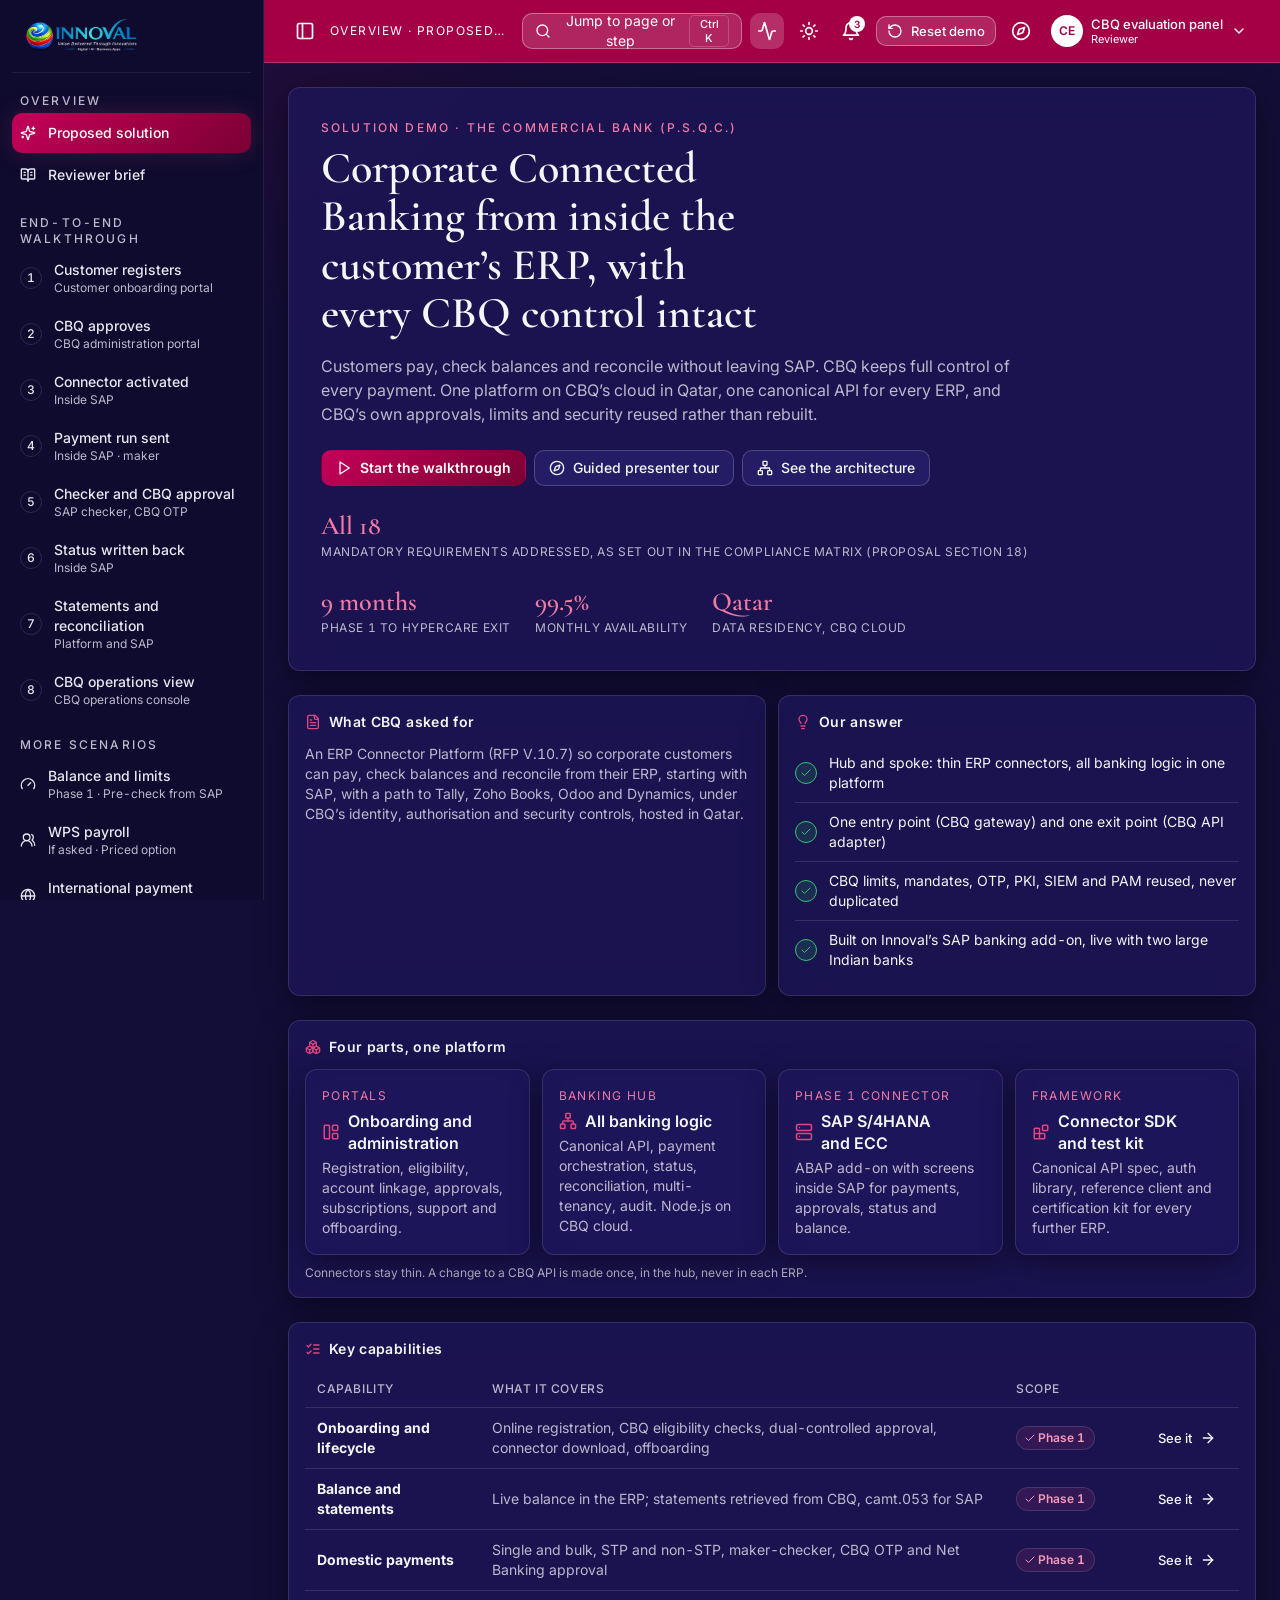
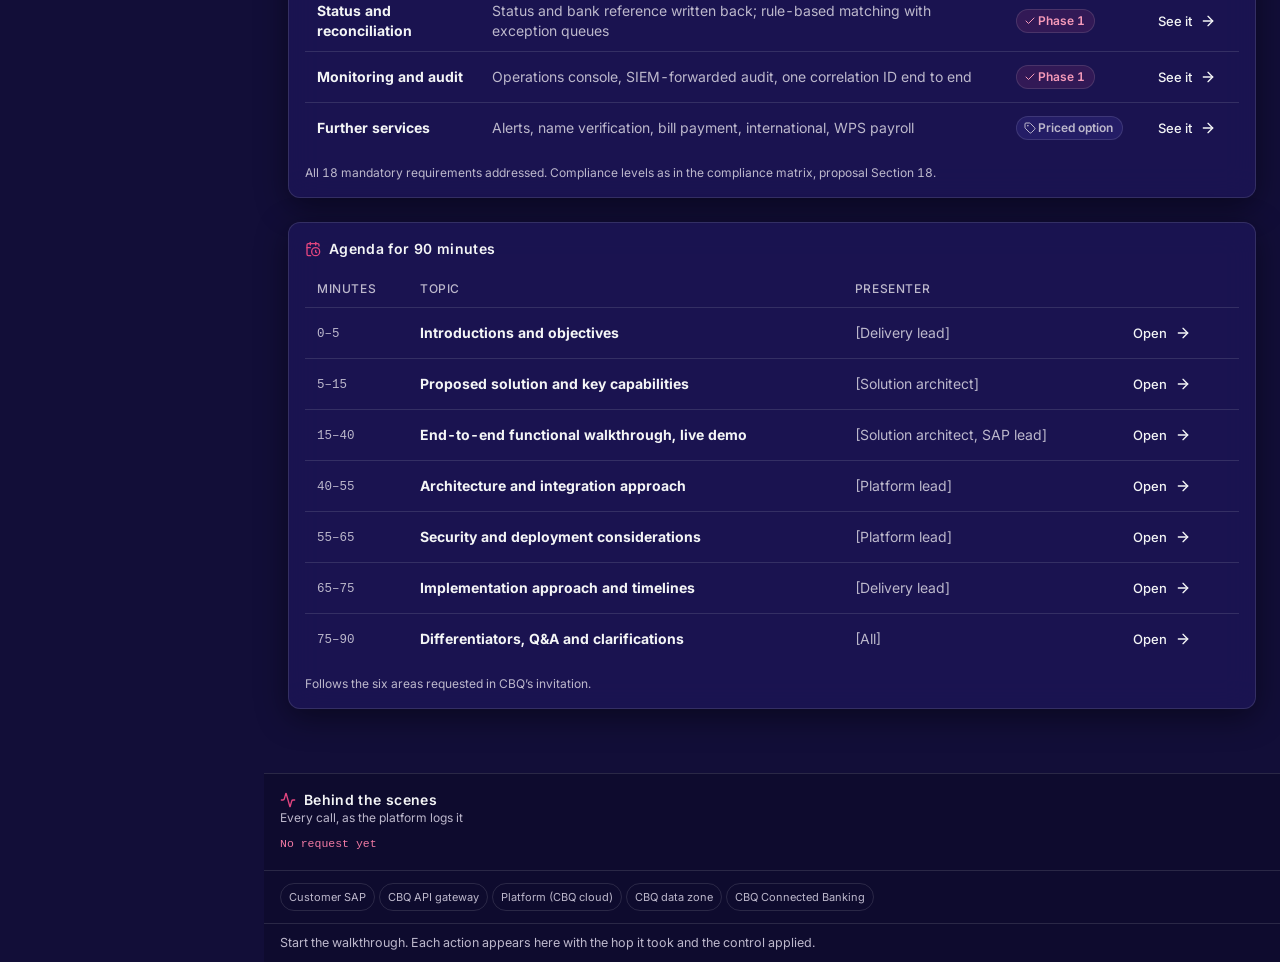
<file: index.html>
<!doctype html>
<html lang="en" data-theme="dark">
<head>
<meta charset="utf-8">
<meta name="viewport" content="width=device-width, initial-scale=1, viewport-fit=cover">
<meta name="robots" content="noindex, nofollow">
<title>CBQ ERP Connect Demo</title>
<meta name="description" content="Interactive solution demo of the ERP Connector Platform for The Commercial Bank (P.S.Q.C.), prepared by Innoval Digital Solutions. All data is illustrative.">
<link rel="icon" type="image/png" href="assets/img/ivl-mark.png">
<script>
  // Apply the saved theme before paint so nothing flashes. Dark is the brand default.
  (function () {
    try {
      var t = localStorage.getItem("cbq-demo-theme");
      if (t === "light" || t === "dark") document.documentElement.setAttribute("data-theme", t);
    } catch (e) { /* storage unavailable: keep dark */ }
  })();
</script>
<link rel="preconnect" href="https://fonts.googleapis.com">
<link rel="preconnect" href="https://fonts.gstatic.com" crossorigin>
<link href="https://fonts.googleapis.com/css2?family=Cormorant+Garamond:wght@500;600;700&family=Inter:wght@400;500;600&display=swap" rel="stylesheet">
<link rel="stylesheet" href="assets/css/tokens.css">
<link rel="stylesheet" href="assets/css/base.css">
<link rel="stylesheet" href="assets/css/components.css">
<!-- Lucide is bundled locally so icons render even where CDNs are blocked. -->
<script src="assets/vendor/lucide-0.460.0.min.js" defer></script>
</head>
<body>
<div class="app" id="app">
  <aside class="sidebar" id="sidebar" aria-label="Main navigation">
    <div class="brand">
      <img class="logo logo-dark" src="assets/img/ivl-logo.png" alt="Innoval Digital Solutions" width="120" height="40">
      <img class="logo logo-light" src="assets/img/ivl-logo-light.png" alt="Innoval Digital Solutions" width="126" height="40">
      <img class="mark" src="assets/img/ivl-mark.png" alt="Innoval" width="36" height="36">
    </div>
    <nav class="nav" id="nav"></nav>
    <div class="side-foot">
      Prepared for The Commercial Bank (P.S.Q.C.)<br>
      RFP: ERP Connector Platform, V.10.7<br>
      All data in this demo is illustrative.
    </div>
  </aside>
  <div class="scrim" id="scrim"></div>
  <div class="main">
    <header class="topbar">
      <button class="icon-btn menu-btn" id="menuBtn" type="button" aria-label="Open navigation"><i data-lucide="menu"></i></button>
      <button class="icon-btn hide-sm" id="collapseBtn" type="button" aria-label="Collapse sidebar"><i data-lucide="panel-left"></i></button>
      <div class="crumb" id="crumb"></div>
      <div class="sp"></div>
      <button class="search-btn" id="searchBtn" type="button" aria-label="Search pages and steps">
        <i data-lucide="search"></i><span class="txt">Jump to page or step</span><kbd>Ctrl K</kbd>
      </button>
      <button class="icon-btn" id="traceBtn" type="button" aria-label="Show behind-the-scenes trace" aria-pressed="true"><i data-lucide="activity"></i></button>
      <button class="icon-btn" id="themeBtn" type="button" aria-label="Switch to light theme"><i data-lucide="sun"></i></button>
      <button class="icon-btn" id="notifBtn" type="button" aria-label="Notifications"><i data-lucide="bell"></i><span class="badge" id="notifCount">3</span></button>
      <button class="btn sm hide-sm" id="resetBtn" type="button"><i data-lucide="rotate-ccw"></i>Reset demo</button>
      <button class="icon-btn" id="tourBtn" type="button" aria-label="Start guided presenter tour"><i data-lucide="compass"></i></button>
      <button class="persona-btn" id="personaBtn" type="button" aria-haspopup="menu" aria-label="Switch persona"></button>
    </header>
    <div class="workspace" id="workspace">
      <main class="stage" id="stage" tabindex="-1"></main>
      <aside class="trace" id="trace" aria-label="Behind the scenes"></aside>
    </div>
  </div>
</div>
<div id="overlay"></div>
<div class="toasts" id="toasts" aria-live="polite"></div>
<noscript><p style="padding:24px">This demo needs JavaScript.</p></noscript>
<script type="module" src="assets/js/main.js"></script>
</body>
</html>
</file>
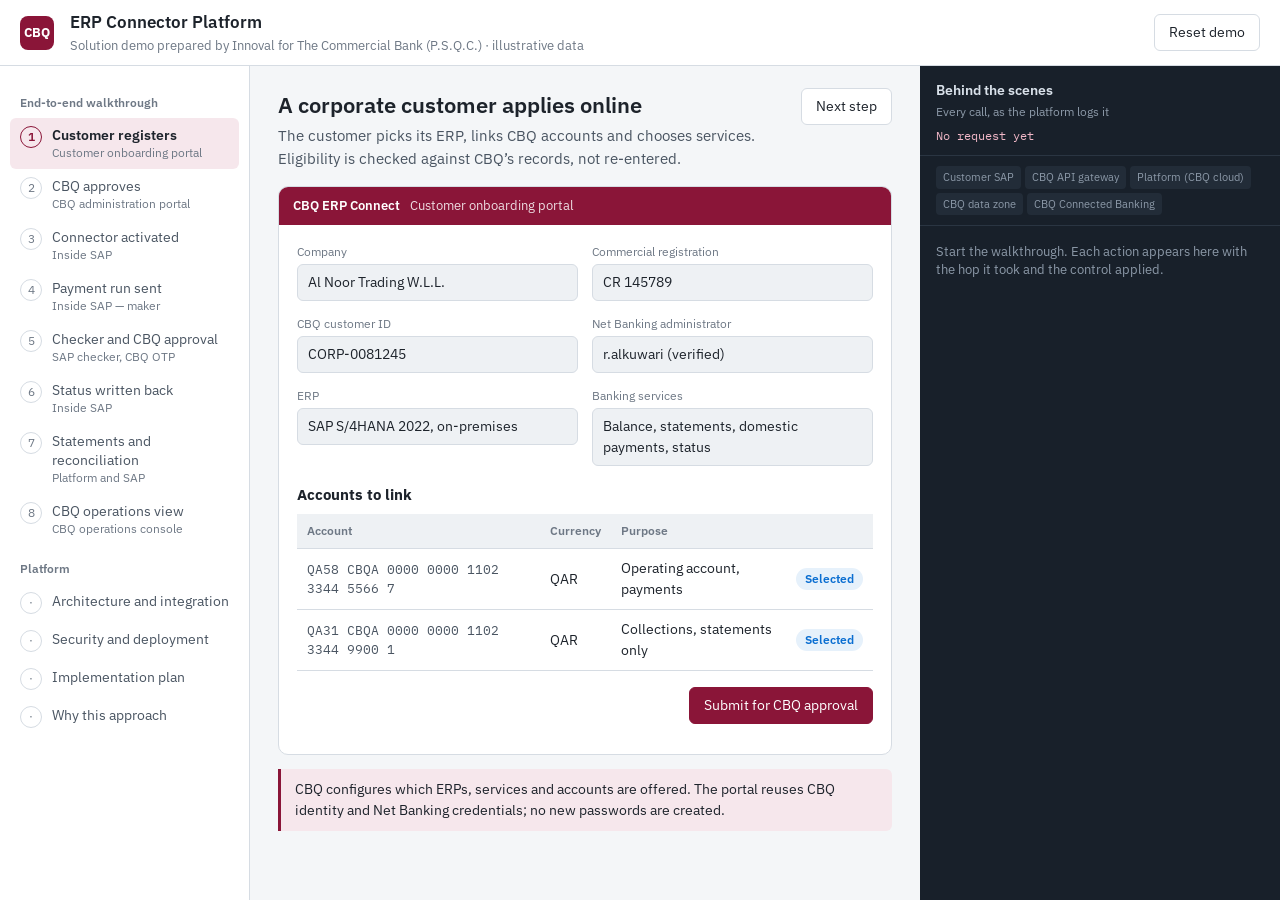
<file: docs-source/ERP Connector Platform for CBQ — solution demo.html>
<!doctype html>
<html lang="en">
<head>
<meta charset="utf-8">
<meta name="viewport" content="width=device-width, initial-scale=1, viewport-fit=cover">
<title>ERP Connector Platform for CBQ — solution demo</title>
<link rel="preconnect" href="https://fonts.googleapis.com">
<link rel="preconnect" href="https://fonts.gstatic.com" crossorigin>
<link href="https://fonts.googleapis.com/css2?family=IBM+Plex+Sans:wght@400;500;600;700&family=IBM+Plex+Mono:wght@400;500&display=swap" rel="stylesheet">
<style>
:root{
  color-scheme: light;
  --paper:#F4F6F8; --panel:#FFFFFF; --panel-2:#EEF1F4; --ink:#1D232B; --ink-2:#4A5562; --ink-3:#6E7885;
  --line:#D6DCE3; --maroon:#8A1538; --maroon-soft:#F6E7EC; --sap:#0A6ED1; --sap-soft:#E6F1FB; --sap-bar:#354A5F;
  --ok:#11734F; --ok-soft:#E3F3EC; --warn:#9A5B00; --warn-soft:#FBF0DC; --bad:#B42318; --bad-soft:#FBE7E5;
  --on-accent:#FFFFFF; --trace:#18202A; --trace-ink:#D9E1EA; --trace-dim:#8C99A8;
  --sans:"IBM Plex Sans", "Segoe UI", Roboto, Helvetica, Arial, sans-serif;
  --mono:"IBM Plex Mono", ui-monospace, "SFMono-Regular", Menlo, Consolas, monospace;
  box-sizing:border-box; padding-top:env(safe-area-inset-top,0px); padding-bottom:env(safe-area-inset-bottom,0px);
}
@media (prefers-color-scheme: dark){
  :root:not([data-theme="light"]){
    color-scheme: dark;
    --paper:#12171D; --panel:#1A2129; --panel-2:#222B35; --ink:#E6EBF0; --ink-2:#B3BDC8; --ink-3:#8D98A5;
    --line:#2E3946; --maroon:#E0708F; --maroon-soft:#3A1E28; --sap:#5AA9F0; --sap-soft:#16293B; --sap-bar:#24364A;
    --ok:#4CC18F; --ok-soft:#143327; --warn:#E8A94A; --warn-soft:#352813; --bad:#F2877D; --bad-soft:#3A1C1A;
    --on-accent:#1A0E12; --trace:#0C1116; --trace-ink:#D9E1EA; --trace-dim:#7F8C9A;
  }
}
:root[data-theme="dark"]{
  color-scheme: dark;
  --paper:#12171D; --panel:#1A2129; --panel-2:#222B35; --ink:#E6EBF0; --ink-2:#B3BDC8; --ink-3:#8D98A5;
  --line:#2E3946; --maroon:#E0708F; --maroon-soft:#3A1E28; --sap:#5AA9F0; --sap-soft:#16293B; --sap-bar:#24364A;
  --ok:#4CC18F; --ok-soft:#143327; --warn:#E8A94A; --warn-soft:#352813; --bad:#F2877D; --bad-soft:#3A1C1A;
  --on-accent:#1A0E12; --trace:#0C1116; --trace-ink:#D9E1EA; --trace-dim:#7F8C9A;
}
*{box-sizing:border-box}
html{height:100%;scroll-padding-top:env(safe-area-inset-top,0px)}
body{margin:0;height:100%;background:var(--paper);color:var(--ink);font:15px/1.5 var(--sans)}
button{font:inherit;cursor:pointer}
:focus-visible{outline:2px solid var(--sap);outline-offset:2px}
.app{display:grid;grid-template-rows:auto 1fr;height:100%}
.top{display:flex;align-items:center;gap:16px;padding:10px 20px;background:var(--panel);border-bottom:1px solid var(--line)}
.mark{width:34px;height:34px;border-radius:8px;background:var(--maroon);display:grid;place-items:center;color:var(--on-accent);font-weight:700;font-size:13px;letter-spacing:.02em}
.top h1{font-size:17px;margin:0;font-weight:600}
.top p{margin:0;color:var(--ink-3);font-size:13px}
.top .sp{flex:1}
.btn{border:1px solid var(--line);background:var(--panel);color:var(--ink);padding:7px 14px;border-radius:6px;font-size:14px}
.btn:hover{background:var(--panel-2)}
.btn.primary{background:var(--maroon);border-color:var(--maroon);color:var(--on-accent)}
.btn.primary:hover{filter:brightness(1.08)}
.btn.sap{background:var(--sap);border-color:var(--sap);color:var(--on-accent)}
.btn{text-decoration:none;white-space:nowrap;display:inline-block}
.btn:disabled{opacity:.45;cursor:not-allowed}
.shell{display:grid;grid-template-columns:250px minmax(0,1fr) 360px;min-height:0}
.rail{border-right:1px solid var(--line);background:var(--panel);overflow:auto;padding:14px 10px}
.rail h2{font-size:12px;color:var(--ink-3);font-weight:600;margin:14px 10px 6px}
.rail a{display:flex;gap:10px;align-items:flex-start;padding:8px 10px;border-radius:6px;color:var(--ink-2);text-decoration:none;font-size:14px;line-height:1.35}
.rail a:hover{background:var(--panel-2)}
.rail a[aria-current="page"]{background:var(--maroon-soft);color:var(--ink);font-weight:600}
.rail .n{flex:none;width:22px;height:22px;border-radius:50%;border:1.5px solid var(--line);display:grid;place-items:center;font-size:12px;color:var(--ink-3)}
.rail a[aria-current="page"] .n{border-color:var(--maroon);color:var(--maroon)}
.rail a.done .n{background:var(--ok);border-color:var(--ok);color:#fff}
.rail .who{display:block;font-size:12px;color:var(--ink-3);font-weight:400}
.stage{overflow:auto;padding:22px 28px 40px}
.narr{display:flex;gap:16px;align-items:flex-start;margin-bottom:16px}
.narr h2{margin:0 0 4px;font-size:22px;font-weight:600}
.narr p{margin:0;color:var(--ink-2);max-width:70ch}
.narr .sp{flex:1}
.surface{border:1px solid var(--line);border-radius:10px;overflow:hidden;background:var(--panel)}
.surface-head{display:flex;align-items:center;gap:10px;padding:9px 14px;font-size:13px;font-weight:600;color:#fff}
.surface-head .tag{font-weight:400;opacity:.85}
.s-sap .surface-head{background:var(--sap-bar)}
.s-portal .surface-head{background:var(--maroon)}
.s-admin .surface-head{background:#3B2A4F}
.s-ops .surface-head{background:#24313F}
.surface-body{padding:18px}
.grid2{display:grid;grid-template-columns:1fr 1fr;gap:14px}
.grid3{display:grid;grid-template-columns:repeat(3,1fr);gap:12px}
.field label{display:block;font-size:12px;color:var(--ink-3);margin-bottom:3px}
.field .v{border:1px solid var(--line);border-radius:6px;padding:7px 10px;background:var(--panel-2);font-size:14px;min-height:36px}
.checks{list-style:none;margin:0;padding:0}
.checks li{display:flex;gap:10px;align-items:center;padding:8px 0;border-bottom:1px solid var(--line);font-size:14px}
.checks li:last-child{border-bottom:none}
.dot{width:18px;height:18px;border-radius:50%;flex:none;display:grid;place-items:center;font-size:11px;color:#fff;background:var(--line)}
.dot.ok{background:var(--ok)} .dot.bad{background:var(--bad)} .dot.wait{background:var(--warn)}
table{border-collapse:collapse;width:100%;font-size:14px}
th{text-align:left;font-weight:600;font-size:12px;color:var(--ink-3);padding:8px 10px;border-bottom:1px solid var(--line);background:var(--panel-2)}
td{padding:9px 10px;border-bottom:1px solid var(--line);vertical-align:middle}
td.num,th.num{text-align:right;font-variant-numeric:tabular-nums}
.ref{font-family:var(--mono);font-size:12.5px;color:var(--ink-2)}
.pill{display:inline-block;padding:2px 9px;border-radius:999px;font-size:12px;font-weight:600;white-space:nowrap}
.p-ok{background:var(--ok-soft);color:var(--ok)} .p-warn{background:var(--warn-soft);color:var(--warn)}
.p-bad{background:var(--bad-soft);color:var(--bad)} .p-info{background:var(--sap-soft);color:var(--sap)} .p-neutral{background:var(--panel-2);color:var(--ink-2)}
.toolbar{display:flex;gap:8px;align-items:center;margin:0 0 12px;flex-wrap:wrap}
.toolbar .sp{flex:1}
.note{border-left:3px solid var(--maroon);background:var(--maroon-soft);padding:10px 14px;border-radius:0 6px 6px 0;font-size:14px;color:var(--ink);margin-top:14px}
.note.sapn{border-color:var(--sap);background:var(--sap-soft)}
.kpi{border:1px solid var(--line);border-radius:8px;padding:12px 14px;background:var(--panel)}
.kpi b{display:block;font-size:24px;font-weight:600;font-variant-numeric:tabular-nums}
.kpi span{font-size:13px;color:var(--ink-3)}
.lifecycle{display:flex;gap:4px;align-items:center}
.lifecycle i{width:22px;height:6px;border-radius:3px;background:var(--line);display:block}
.lifecycle i.on{background:var(--ok)} .lifecycle i.bad{background:var(--bad)} .lifecycle i.cur{background:var(--warn)}
.modal-back{position:fixed;inset:0;background:rgba(10,14,20,.5);display:grid;place-items:center;z-index:20}
.modal{background:var(--panel);border-radius:12px;width:min(420px,92vw);padding:22px;border:1px solid var(--line)}
.modal h3{margin:0 0 6px;font-size:18px}
.otp{display:flex;gap:8px;margin:16px 0}
.otp span{width:44px;height:52px;border:1.5px solid var(--line);border-radius:8px;display:grid;place-items:center;font:600 22px var(--mono)}
.trace{background:var(--trace);color:var(--trace-ink);display:flex;flex-direction:column;min-height:0}
.trace header{padding:14px 16px 10px;border-bottom:1px solid #2A3542}
.trace header h2{margin:0;font-size:14px;font-weight:600}
.trace header p{margin:2px 0 0;font-size:12px;color:var(--trace-dim)}
.cid{font-family:var(--mono);font-size:12px;color:#F2B8C8;margin-top:6px;word-break:break-all}
.zones{display:flex;gap:4px;padding:10px 16px;border-bottom:1px solid #2A3542;flex-wrap:wrap}
.z{font-size:11px;padding:3px 7px;border-radius:4px;background:#222C38;color:var(--trace-dim);transition:background .25s,color .25s}
.z.hot{background:#8A1538;color:#fff}
.log{list-style:none;margin:0;padding:8px 0;overflow:auto;flex:1}
.log li{padding:8px 16px;border-bottom:1px solid #1F2833;font-size:12.5px;line-height:1.45}
.log li.new{animation:flash 1.2s ease-out}
@keyframes flash{from{background:#2B3A4C}to{background:transparent}}
.log .t{font-family:var(--mono);color:var(--trace-dim);font-size:11.5px}
.log .hop{color:#9CC7F2;font-weight:600}
.log .m{display:block;color:var(--trace-ink)}
.log .d{display:block;color:var(--trace-dim);font-family:var(--mono);font-size:11.5px}
.log .empty{color:var(--trace-dim);border:none}
/* architecture */
.arch svg{width:100%;height:auto;display:block}
.arch .box{cursor:pointer}
.arch .box rect{fill:var(--panel);stroke:var(--line);stroke-width:1.5}
.arch .box:hover rect,.arch .box.sel rect{stroke:var(--maroon);stroke-width:2.5}
.arch .box text{fill:var(--ink);font:500 13px var(--sans)}
.arch .zone rect{fill:var(--panel-2);stroke:var(--line);stroke-dasharray:4 4}
.arch .zone text{fill:var(--ink-3);font:600 12px var(--sans)}
.arch .flow{stroke:var(--ink-3);stroke-width:1.6;fill:none;marker-end:url(#ah)}
.arch .flow.hot{stroke:var(--maroon);stroke-width:3}
.arch .opt rect{stroke-dasharray:5 4}
.arch .opt text{fill:var(--ink-3)}
.detail{margin-top:14px;border:1px solid var(--line);border-radius:8px;padding:14px 16px;background:var(--panel)}
.detail h3{margin:0 0 4px;font-size:16px}
.detail p{margin:0;color:var(--ink-2)}
/* gantt */
.gantt{display:grid;grid-template-columns:230px repeat(9,1fr);border:1px solid var(--line);border-radius:8px;overflow:hidden;font-size:13px;background:var(--panel)}
.gantt > div{padding:8px 10px;border-bottom:1px solid var(--line)}
.gantt .h{background:var(--panel-2);font-weight:600;color:var(--ink-3);font-size:12px;text-align:center}
.gantt .lab{font-weight:500}
.gantt .bar{padding:8px 0}
.gantt .bar i{display:block;height:18px;background:var(--maroon);opacity:.85}
.gantt .bar i.s{border-radius:4px 0 0 4px;margin-left:4px}.gantt .bar i.e{border-radius:0 4px 4px 0;margin-right:4px}
.gantt .bar.cbq i{background:var(--sap)}
.gantt .bar.ms i{background:transparent;border:2px solid var(--ok);height:18px;width:18px;margin:0 auto;border-radius:50%}
.legend{display:flex;gap:16px;font-size:13px;color:var(--ink-2);margin-top:10px;flex-wrap:wrap}
.legend i{display:inline-block;width:14px;height:10px;border-radius:2px;margin-right:6px;vertical-align:middle}
.cards{display:grid;grid-template-columns:repeat(2,1fr);gap:14px}
.card{border:1px solid var(--line);border-radius:8px;padding:16px;background:var(--panel)}
.card h3{margin:0 0 6px;font-size:16px}
.card p{margin:0;color:var(--ink-2);font-size:14px}
.layers{display:grid;gap:8px}
.layer{display:grid;grid-template-columns:190px 1fr;gap:14px;border:1px solid var(--line);border-radius:8px;padding:12px 14px;background:var(--panel)}
.layer b{font-weight:600}
.layer span{color:var(--ink-2);font-size:14px}
.foot{font-size:12px;color:var(--ink-3);margin-top:22px}
.shell.wide{grid-template-columns:250px minmax(0,1fr)}.shell.wide .trace{display:none}
@media (max-width:1180px){.shell{grid-template-columns:220px minmax(0,1fr)}.trace{display:none}}
@media (max-width:760px){.shell{grid-template-columns:1fr}.rail{display:flex;overflow-x:auto;padding:8px;border-right:none;border-bottom:1px solid var(--line)}.rail h2{display:none}.rail a{flex:none}.rail .who{display:none}.grid2,.grid3,.cards{grid-template-columns:1fr}.stage{padding:16px}.gantt{font-size:11px;grid-template-columns:120px repeat(9,1fr)}}
@media (prefers-reduced-motion: reduce){*{animation:none!important;transition:none!important}}
</style>
</head>
<body>
<div class="app">
  <header class="top">
    <div class="mark" aria-hidden="true">CBQ</div>
    <div><h1>ERP Connector Platform</h1><p>Solution demo prepared by Innoval for The Commercial Bank (P.S.Q.C.) · illustrative data</p></div>
    <div class="sp"></div>
    <button class="btn" id="resetBtn" type="button">Reset demo</button>
  </header>
  <div class="shell">
    <nav class="rail" id="rail" aria-label="Demo sections"></nav>
    <main class="stage" id="stage"></main>
    <aside class="trace" aria-label="Behind the scenes">
      <header>
        <h2>Behind the scenes</h2>
        <p>Every call, as the platform logs it</p>
        <div class="cid" id="cid"></div>
      </header>
      <div class="zones" id="zones"></div>
      <ul class="log" id="log"></ul>
    </aside>
  </div>
</div>
<div id="modalRoot"></div>
<script>
(function(){
"use strict";
const STEPS=[
  {id:"onboard",n:1,title:"Customer registers",who:"Customer onboarding portal"},
  {id:"approve",n:2,title:"CBQ approves",who:"CBQ administration portal"},
  {id:"activate",n:3,title:"Connector activated",who:"Inside SAP"},
  {id:"pay",n:4,title:"Payment run sent",who:"Inside SAP — maker"},
  {id:"release",n:5,title:"Checker and CBQ approval",who:"SAP checker, CBQ OTP"},
  {id:"status",n:6,title:"Status written back",who:"Inside SAP"},
  {id:"recon",n:7,title:"Statements and reconciliation",who:"Platform and SAP"},
  {id:"ops",n:8,title:"CBQ operations view",who:"CBQ operations console"}
];
const VIEWS=[
  {id:"architecture",title:"Architecture and integration"},
  {id:"security",title:"Security and deployment"},
  {id:"plan",title:"Implementation plan"},
  {id:"why",title:"Why this approach"}
];
const ZONES=["Customer SAP","CBQ API gateway","Platform (CBQ cloud)","CBQ data zone","CBQ Connected Banking"];
const fmt=n=>n.toLocaleString("en-US",{minimumFractionDigits:2,maximumFractionDigits:2});
const esc=s=>String(s).replace(/[&<>"]/g,c=>({"&":"&amp;","<":"&lt;",">":"&gt;",'"':"&quot;"}[c]));
const PAYMENTS0=[
  {doc:"2000004512",vendor:"Gulf Steel Supplies WLL",iban:"QA47QNBA000000000123456789012",amt:48250.00},
  {doc:"2000004513",vendor:"Doha Logistics Co.",iban:"QA21CBQA000000000987654321098",amt:12900.00},
  {doc:"2000004514",vendor:"Al Wakra Facilities Management",iban:"QA62DOHB000000000456789123456",amt:7450.00},
  {doc:"2000004515",vendor:"Qatar Packaging Industries",iban:"QA90QIIB000000000321654987321",amt:23600.00},
  {doc:"2000004516",vendor:"Lusail IT Services",iban:"QA15CBQA000000000555444333222",amt:5180.00}
];
const LIFE=["Sent","Validated","At CBQ","Approval","Completed"];
let S;
function fresh(){
  return {onboard:"draft",approved:false,activated:false,testOk:false,
    pays:PAYMENTS0.map((p,i)=>({...p,sel:i<5,stage:-1,status:"Proposed",ref:"",bad:false})),
    sent:false,released:false,otp:false,progress:0,stmt:false,recon:false,offboard:false,
    cid:"",log:[],audit:[],done:{}};
}
function newCid(){const h="0123456789abcdef";let s="";for(let i=0;i<32;i++){s+=h[Math.floor(Math.random()*16)];if([7,11,15,19].includes(i))s+="-";}return s;}
function now(){const d=new Date();return d.toTimeString().slice(0,8);}
function trace(hop,msg,detail,zones){
  S.log.unshift({t:now(),hop,msg,detail:detail||"",zones:zones||[],fresh:true});
  renderTrace();
}
function audit(actor,action){S.audit.unshift({t:now(),actor,action});}
function renderTrace(){
  document.getElementById("cid").textContent=S.cid?("Correlation ID  "+S.cid):"No request yet";
  const hot=S.log[0]?S.log[0].zones:[];
  document.getElementById("zones").innerHTML=ZONES.map((z,i)=>`<span class="z${hot.includes(i)?" hot":""}">${esc(z)}</span>`).join("");
  const el=document.getElementById("log");
  if(!S.log.length){el.innerHTML='<li class="empty">Start the walkthrough. Each action appears here with the hop it took and the control applied.</li>';return;}
  el.innerHTML=S.log.map(e=>`<li class="${e.fresh?"new":""}"><span class="t">${e.t}</span> <span class="hop">${esc(e.hop)}</span><span class="m">${esc(e.msg)}</span>${e.detail?`<span class="d">${esc(e.detail)}</span>`:""}</li>`).join("");
  S.log.forEach(e=>e.fresh=false);
}
function route(){
  const h=(location.hash||"").slice(1);
  return [...STEPS,...VIEWS].some(x=>x.id===h)?h:"onboard";
}
function renderRail(cur){
  const r=document.getElementById("rail");
  r.innerHTML=`<h2>End-to-end walkthrough</h2>`+STEPS.map(s=>`<a href="#${s.id}" class="${S.done[s.id]?"done":""}" ${cur===s.id?'aria-current="page"':""}><span class="n">${S.done[s.id]?"✓":s.n}</span><span>${esc(s.title)}<span class="who">${esc(s.who)}</span></span></a>`).join("")+
  `<h2>Platform</h2>`+VIEWS.map(v=>`<a href="#${v.id}" ${cur===v.id?'aria-current="page"':""}><span class="n">·</span><span>${esc(v.title)}</span></a>`).join("");
}
function nextOf(id){const i=STEPS.findIndex(s=>s.id===id);return i>=0&&i<STEPS.length-1?STEPS[i+1].id:(id==="ops"?"architecture":null);}
function narr(title,text,id,canNext){
  const nx=nextOf(id);
  return `<div class="narr"><div><h2>${esc(title)}</h2><p>${text}</p></div><div class="sp"></div>${nx?`<a class="btn ${canNext?"primary":""}" href="#${nx}">Next step</a>`:""}</div>`;
}
function surface(kind,head,tag,body){return `<div class="surface s-${kind}"><div class="surface-head">${esc(head)}<span class="tag">${esc(tag)}</span></div><div class="surface-body">${body}</div></div>`;}
function f(label,val){return `<div class="field"><label>${esc(label)}</label><div class="v">${val}</div></div>`;}
function pill(text,kind){return `<span class="pill p-${kind}">${esc(text)}</span>`;}

/* ---------- steps ---------- */
const R={};
R.onboard=()=>{
  const st=S.onboard;
  const body=`<div class="grid2">
    ${f("Company","Al Noor Trading W.L.L.")}${f("Commercial registration","CR 145789")}
    ${f("CBQ customer ID","CORP-0081245")}${f("Net Banking administrator","r.alkuwari (verified)")}
    ${f("ERP","SAP S/4HANA 2022, on-premises")}${f("Banking services","Balance, statements, domestic payments, status")}
  </div>
  <h3 style="font-size:15px;margin:18px 0 8px">Accounts to link</h3>
  <table><tr><th>Account</th><th>Currency</th><th>Purpose</th><th></th></tr>
  <tr><td class="ref">QA58 CBQA 0000 0000 1102 3344 5566 7</td><td>QAR</td><td>Operating account, payments</td><td>${pill("Selected","info")}</td></tr>
  <tr><td class="ref">QA31 CBQA 0000 0000 1102 3344 9900 1</td><td>QAR</td><td>Collections, statements only</td><td>${pill("Selected","info")}</td></tr></table>
  <div class="toolbar" style="margin-top:16px"><div class="sp"></div>
  ${st==="draft"?`<button class="btn primary" data-a="submitOnboard">Submit for CBQ approval</button>`:pill(S.approved?"Approved by CBQ":"Submitted, awaiting CBQ approval",S.approved?"ok":"warn")}</div>`;
  return narr("A corporate customer applies online","The customer picks its ERP, links CBQ accounts and chooses services. Eligibility is checked against CBQ’s records, not re-entered.","onboard",st!=="draft")+
    surface("portal","CBQ ERP Connect","Customer onboarding portal",body)+
    `<div class="note">CBQ configures which ERPs, services and accounts are offered. The portal reuses CBQ identity and Net Banking credentials; no new passwords are created.</div>`;
};
R.approve=()=>{
  const ready=S.onboard!=="draft";
  const ck=(t,ok)=>`<li><span class="dot ${ok?"ok":"wait"}">${ok?"✓":"…"}</span>${esc(t)}</li>`;
  const body=!ready?`<p style="color:var(--ink-3)">No pending requests. Submit the registration in step 1 first.</p>`:
  `<table><tr><th>Request</th><th>Customer</th><th>ERP</th><th>Submitted</th><th>Status</th></tr>
  <tr><td class="ref">ONB-2026-0042</td><td>Al Noor Trading W.L.L.</td><td>SAP S/4HANA</td><td>Today</td><td>${S.approved?pill("Approved","ok"):pill("Pending review","warn")}</td></tr></table>
  <div class="grid2" style="margin-top:16px"><div><h3 style="font-size:15px;margin:0 0 6px">Automatic eligibility checks</h3><ul class="checks">
  ${ck("Customer KYC active in CBQ core",true)}${ck("Net Banking administrator verified",true)}${ck("Accounts belong to this customer",true)}${ck("ERP and release supported (S/4HANA 2020+)",true)}${ck("Payment mandate and limits found",true)}</ul></div>
  <div><h3 style="font-size:15px;margin:0 0 6px">On approval the platform</h3><ul class="checks">
  <li><span class="dot ${S.approved?"ok":""}">${S.approved?"✓":""}</span>Creates an isolated tenant</li>
  <li><span class="dot ${S.approved?"ok":""}">${S.approved?"✓":""}</span>Issues a customer connector certificate from CBQ PKI</li>
  <li><span class="dot ${S.approved?"ok":""}">${S.approved?"✓":""}</span>Releases the signed SAP add-on package</li>
  <li><span class="dot ${S.approved?"ok":""}">${S.approved?"✓":""}</span>Sends a one-time activation code</li></ul></div></div>
  <div class="toolbar" style="margin-top:14px"><div class="sp"></div>${S.approved?pill("Tenant TN-0042 created","ok"):`<button class="btn" data-a="rejectInfo">Request more information</button><button class="btn primary" data-a="approveOnboard">Approve</button>`}</div>`;
  return narr("CBQ reviews and approves","A CBQ officer sees the checks already run and approves in one action. Maker-checker can be enabled for approvals too.","approve",S.approved)+
    surface("admin","CBQ ERP Connect","CBQ administration portal",body);
};
R.activate=()=>{
  const body=!S.approved?`<p style="color:var(--ink-3)">Waiting for CBQ approval in step 2.</p>`:
  `<div class="grid2"><div><h3 style="font-size:15px;margin:0 0 6px">Set-up checklist</h3><ul class="checks">
  <li><span class="dot ok">✓</span>Innoval add-on transports imported (namespace /INNOVAL/)</li>
  <li><span class="dot ok">✓</span>Connector certificate installed in STRUST</li>
  <li><span class="dot ok">✓</span>House bank CBQA and accounts mapped</li>
  <li><span class="dot ok">✓</span>Roles built by the customer from add-on authorisation objects: maker, viewer, administrator</li>
  <li><span class="dot ${S.activated?"ok":"wait"}">${S.activated?"✓":"…"}</span>Activation code entered</li>
  <li><span class="dot ${S.testOk?"ok":""}">${S.testOk?"✓":""}</span>Connection test</li></ul></div>
  <div>${f("Activation code",S.activated?"••••-••••-7KQ2 (used)":"Q8MD-41TZ-7KQ2")}<div style="height:10px"></div>${f("Platform endpoint","https://erpconnect.cbq.qa/api/v1 (via CBQ API gateway)")}
  <div class="toolbar" style="margin-top:14px">${!S.activated?`<button class="btn sap" data-a="activate">Activate</button>`:""}${S.activated&&!S.testOk?`<button class="btn sap" data-a="testConn">Test connection</button>`:""}${S.testOk?pill("Connected: balance QAR 1,284,560.40","ok"):""}</div></div></div>`;
  return narr("The customer’s SAP team activates the connector","Standard SAP transports and the customer’s own Basis team. The add-on stores no banking passwords; it authenticates with a per-customer certificate and short-lived tokens.","activate",S.testOk)+
    surface("sap","SAP S/4HANA","Transaction /INNOVAL/CBQ_SETUP",body)+
    `<div class="note sapn">Supported: SAP ECC 6.0 EHP 7 SP 20 and above, and SAP S/4HANA 2020 and above, on-premises or private cloud (incl. RISE). TLS 1.2 required.</div>`;
};
R.pay=()=>{
  if(!S.testOk) return narr("Payment run","Activate the connector in step 3 first.","pay",false);
  const rows=S.pays.map((p,i)=>`<tr><td><input type="checkbox" aria-label="Select ${esc(p.vendor)}" data-sel="${i}" ${p.sel?"checked":""} ${S.sent?"disabled":""}></td><td class="ref">${p.doc}</td><td>${esc(p.vendor)}</td><td class="ref">${p.iban.replace(/(.{4})/g,"$1 ").trim()}</td><td class="num">${fmt(p.amt)}</td><td>${S.sent&&p.sel?pill("Sent to CBQ","info"):pill("Proposed","neutral")}</td></tr>`).join("");
  const tot=S.pays.filter(p=>p.sel).reduce((a,p)=>a+p.amt,0);
  const body=`<div class="toolbar"><span>Payment run <b>F110 · 16.11.2026 · ID ALN01</b></span><div class="sp"></div><span>Account balance <b>QAR 1,284,560.40</b> <span style="color:var(--ink-3)">(live from CBQ)</span></span></div>
  <table><tr><th></th><th>Document</th><th>Vendor</th><th>Beneficiary IBAN</th><th class="num">Amount (QAR)</th><th>Status</th></tr>${rows}
  <tr><td></td><td></td><td colspan="2"><b>Total selected</b></td><td class="num"><b>${fmt(tot)}</b></td><td></td></tr></table>
  <div class="toolbar" style="margin-top:14px"><span style="color:var(--ink-3);font-size:13px">Also works for single manual payments posted with F-53.</span><div class="sp"></div>${S.sent?pill("Batch BT-77310 submitted by maker","ok"):`<button class="btn sap" data-a="send" ${tot?"":"disabled"}>Send to CBQ</button>`}</div>`;
  return narr("A maker sends the SAP payment run to CBQ","Vendor payments from the normal F110 run go to CBQ from inside SAP. No files to download, upload or re-key.","pay",S.sent)+
    surface("sap","SAP S/4HANA","CBQ Banking cockpit — maker",body);
};
R.release=()=>{
  if(!S.sent) return narr("Approvals","Send the payment run in step 4 first.","release",false);
  const body=`<ul class="checks">
    <li><span class="dot ok">✓</span>Maker: f.haddad sent batch BT-77310 (5 payments, QAR ${fmt(S.pays.filter(p=>p.sel).reduce((a,p)=>a+p.amt,0))})</li>
    <li><span class="dot ${S.released?"ok":"wait"}">${S.released?"✓":"…"}</span>Checker in SAP: m.nasser ${S.released?"released the batch":"to review and release"}</li>
    <li><span class="dot ${S.otp?"ok":S.released?"wait":""}">${S.otp?"✓":S.released?"…":""}</span>CBQ approval: ${S.otp?"OTP confirmed by CBQ":"amount above STP limit, CBQ asks for OTP"}</li></ul>
    <div class="toolbar" style="margin-top:14px"><div class="sp"></div>${!S.released?`<button class="btn sap" data-a="release">Release as checker</button>`:""}${S.released&&!S.otp?`<button class="btn primary" data-a="otp">Approve with CBQ OTP</button>`:""}${S.otp?pill("Approved, CBQ is processing","ok"):""}</div>`;
  return narr("Segregation of duties in SAP, final authority at CBQ","SAP maker-checker runs first. CBQ stays the system of record for authorisation: limits, mandates, OTP or Net Banking approval are CBQ’s own controls, reused, not rebuilt.","release",S.otp)+
    surface("sap","SAP S/4HANA","CBQ Banking cockpit — checker",body)+
    `<div class="note">Payments under the customer’s STP threshold go straight through. Others are approved with a CBQ OTP or in CBQ Net Banking. The platform never decides an approval itself.</div>`;
};
R.status=()=>{
  if(!S.otp) return narr("Status","Complete approvals in step 5 first.","status",false);
  const rows=S.pays.filter(p=>p.sel).map(p=>{
    const bars=LIFE.map((_,k)=>`<i class="${p.bad&&k===p.stage?"bad":k<=p.stage?(k===p.stage&&k<4&&!p.bad?"cur":"on"):""}"></i>`).join("");
    const kind=p.bad?"bad":p.status==="Completed"?"ok":"warn";
    return `<tr><td class="ref">${p.doc}</td><td>${esc(p.vendor)}</td><td class="num">${fmt(p.amt)}</td><td><div class="lifecycle">${bars}</div></td><td>${pill(p.status,kind)}</td><td class="ref">${esc(p.ref)}</td></tr>`;}).join("");
  const done=S.progress>=5;
  const body=`<table><tr><th>Document</th><th>Vendor</th><th class="num">Amount</th><th>Lifecycle</th><th>Status</th><th>Bank reference / reason</th></tr>${rows}</table>
  <div class="toolbar" style="margin-top:14px"><span style="color:var(--ink-3);font-size:13px">Stages: sent, validated, at CBQ, approval, completed.</span><div class="sp"></div>${done?pill("All statuses written back to SAP documents","ok"):`<button class="btn sap" data-a="tick">Refresh status from CBQ</button>`}</div>`;
  return narr("Status and bank reference flow back to the SAP document","The platform tracks each payment through one state machine and writes the outcome to the original voucher. A rejection comes back with CBQ’s reason code.","status",done)+
    surface("sap","SAP S/4HANA","CBQ Banking cockpit — status",body);
};
R.recon=()=>{
  if(S.progress<5) return narr("Statements and reconciliation","Finish status updates in step 6 first.","recon",false);
  const lines=[
    ["16.11","Gulf Steel Supplies WLL","-48,250.00","CBQ26111600981","Matched","Rule 1: bank reference"],
    ["16.11","Doha Logistics Co.","-12,900.00","CBQ26111600982","Matched","Rule 1: bank reference"],
    ["16.11","Al Wakra Facilities Management","-7,450.00","CBQ26111600983","Matched","Rule 1: bank reference"],
    ["16.11","Qatar Packaging Industries","-23,600.00","CBQ26111600984","Matched","Rule 2: amount, date, beneficiary"],
    ["16.11","Transfer charges","-20.00","CBQ26111600990","Exception","Bank charge, post to charges account"],
    ["16.11","Incoming: Al Rayyan Retail","+31,400.00","CBQ26111601102","Unmatched","Receipt, for customer AR clearing"]];
  const body=`<div class="toolbar"><span>Statement for <span class="ref">QA58 CBQA … 5566 7</span>, 16.11.2026</span><div class="sp"></div>
  ${S.stmt?pill("camt.053 file ready for SAP","ok"):`<button class="btn primary" data-a="stmt">Retrieve statement from CBQ</button>`}
  ${S.stmt&&!S.recon?`<button class="btn primary" data-a="recon">Run reconciliation</button>`:""}</div>
  ${S.stmt?`<table><tr><th>Date</th><th>Description</th><th class="num">Amount (QAR)</th><th>Bank reference</th><th>Result</th><th>How</th></tr>${lines.map(l=>`<tr><td>${l[0]}</td><td>${esc(l[1])}</td><td class="num">${l[2]}</td><td class="ref">${l[3]}</td><td>${S.recon?pill(l[4],l[4]==="Matched"?"ok":l[4]==="Exception"?"warn":"neutral"):pill("Imported","info")}</td><td style="color:var(--ink-3)">${S.recon?esc(l[5]):""}</td></tr>`).join("")}</table>`:`<p style="color:var(--ink-3)">Retrieve today’s statement to continue.</p>`}
  ${S.recon?`<div class="grid3" style="margin-top:14px"><div class="kpi"><b>4 of 4</b><span>Payments matched automatically</span></div><div class="kpi"><b>1</b><span>Exception in the review queue</span></div><div class="kpi"><b>1</b><span>Receipt passed to SAP for clearing</span></div></div>`:""}`;
  return narr("Statements in, reconciliation done by rules","The platform pulls the statement from CBQ and matches it against payments it sent. The statement goes to SAP as an ISO 20022 camt.053 file for standard bank statement processing.","recon",S.recon)+
    surface("portal","CBQ ERP Connect","Platform reconciliation",body)+
    `<div class="note sapn">In SAP the customer imports the camt.053 file with standard Electronic Bank Statement processing (FF_5 / FEBAN) and its own posting rules. Innoval can help configure this as an optional service.</div>`;
};
R.ops=()=>{
  const sentN=S.pays.filter(p=>p.sel&&S.sent).length;
  const body=`<div class="grid3">
    <div class="kpi"><b>99.97%</b><span>Platform availability, 30 days (target 99.5%)</span></div>
    <div class="kpi"><b>${(1286+sentN).toLocaleString()}</b><span>Payments today, all tenants</span></div>
    <div class="kpi"><b>410 ms</b><span>CBQ API p95 latency</span></div></div>
  <div class="grid2" style="margin-top:16px"><div><h3 style="font-size:15px;margin:0 0 6px">Tenants and connectors</h3>
  <table><tr><th>Tenant</th><th>ERP</th><th>Connector</th><th>Heartbeat</th></tr>
  <tr><td>Al Noor Trading</td><td>S/4HANA 2022</td><td>1.4.0</td><td>${S.offboard?pill("Offboarded","neutral"):pill(S.testOk?"Live":"Pending","ok")}</td></tr>
  <tr><td>Pilot customer B</td><td>ECC 6.0 EHP 8</td><td>1.4.0</td><td>${pill("Live","ok")}</td></tr>
  <tr><td>Pilot customer C</td><td>S/4HANA 2020</td><td>1.3.2</td><td>${pill("Upgrade due","warn")}</td></tr></table></div>
  <div><h3 style="font-size:15px;margin:0 0 6px">Audit trail of this demo</h3>
  <table><tr><th>Time</th><th>Actor</th><th>Action</th></tr>${S.audit.length?S.audit.slice(0,7).map(a=>`<tr><td class="ref">${a.t}</td><td>${esc(a.actor)}</td><td>${esc(a.action)}</td></tr>`).join(""):`<tr><td colspan="3" style="color:var(--ink-3)">Actions you take in steps 1–7 appear here.</td></tr>`}</table></div></div>
  <div class="toolbar" style="margin-top:14px"><span style="color:var(--ink-3);font-size:13px">Audit events are tamper-evident and forwarded to CBQ SIEM.</span><div class="sp"></div>${S.offboard?pill("Access revoked, data export ready","ok"):`<button class="btn" data-a="offboard">Offboard customer</button>`}</div>`;
  return narr("CBQ sees and controls the whole service","Health, volumes, connector versions and a complete audit trail in one console. Offboarding revokes certificates and tokens at once.","ops",true)+
    surface("ops","CBQ ERP Connect","Operations console",body);
};

/* ---------- views ---------- */
const COMP={
  sap:["SAP add-on (customer)","ABAP add-on in its own namespace, delivered as transports. Screens inside SAP for payments, approvals, status and balance. Per-customer certificate, no stored banking credentials."],
  oth:["Other ERPs (on order)","Tally, Zoho Books, Odoo, Microsoft Dynamics and others are built on the same SDK and canonical API, certified with the same test kit, on CBQ’s order."],
  gw:["CBQ API gateway and WAF","The one entry point. mTLS termination, token validation, rate limits and WAF rules. No data at rest in the DMZ."],
  portal:["Onboarding and admin portals","Customer registration, eligibility, account linkage, subscriptions; CBQ approvals, configuration, support and offboarding."],
  hub:["Connector hub and canonical API","One versioned REST API (OpenAPI 3) every connector implements. Tenant resolution, connector version enforcement, heartbeat."],
  orch:["Payment orchestrator","Validation, idempotency, bulk handling, STP and non-STP routing, and the payment status state machine."],
  rec:["Reconciliation engine","Tiered matching rules, ERP updates and controlled exception queues."],
  adapt:["CBQ API adapter","The only component that calls CBQ. Maps canonical to CBQ formats, handles CBQ tokens and error codes. A CBQ API change touches only this."],
  obs:["Audit and monitoring","Tamper-evident audit to CBQ SIEM; OpenTelemetry traces with one correlation ID on every hop."],
  data:["Data zone","PostgreSQL (or CBQ standard), Kafka or RabbitMQ, backups. Encrypted at rest; keys in CBQ HSM and vault; row-level tenant isolation."],
  core:["CBQ Connected Banking and core services","Connected Banking APIs, Net Banking and OTP, identity, PKI, SIEM and PAM. Owned and operated by CBQ."]
};
function box(id,x,y,w,h,label,opt){return `<g class="box${opt?" opt":""}" data-c="${id}" tabindex="0" role="button" aria-label="${esc(label)}"><rect x="${x}" y="${y}" width="${w}" height="${h}" rx="7"/><text x="${x+w/2}" y="${y+h/2+5}" text-anchor="middle">${esc(label)}</text></g>`;}
R.architecture=()=>{
  const svg=`<svg viewBox="0 0 1000 470" role="img" aria-label="Logical architecture in five trust zones">
  <defs><marker id="ah" viewBox="0 0 10 10" refX="9" refY="5" markerWidth="7" markerHeight="7" orient="auto-start-reverse"><path d="M0,0 L10,5 L0,10 z" fill="currentColor" style="color:var(--ink-3)"/></marker></defs>
  <g class="zone"><rect x="10" y="20" width="180" height="430" rx="10"/><text x="24" y="42">Customer environment</text></g>
  <g class="zone"><rect x="205" y="20" width="150" height="430" rx="10"/><text x="219" y="42">CBQ DMZ</text></g>
  <g class="zone"><rect x="370" y="20" width="330" height="430" rx="10"/><text x="384" y="42">Platform, CBQ cloud in Qatar</text></g>
  <g class="zone"><rect x="715" y="20" width="275" height="430" rx="10"/><text x="729" y="42">CBQ data zone and core</text></g>
  ${box("sap",25,110,150,58,"SAP S/4HANA / ECC")}
  ${box("oth",25,300,150,58,"Other ERPs (on order)",true)}
  ${box("gw",220,200,120,70,"API gateway, WAF")}
  ${box("portal",385,70,300,46,"Onboarding and admin portals")}
  ${box("hub",385,140,140,58,"Connector hub")}
  ${box("orch",545,140,140,58,"Payment orchestrator")}
  ${box("rec",385,225,140,58,"Reconciliation")}
  ${box("adapt",545,225,140,58,"CBQ API adapter")}
  ${box("obs",385,315,300,46,"Audit and monitoring")}
  ${box("data",730,315,245,58,"Database, broker, vault, HSM")}
  ${box("core",730,140,245,100,"CBQ Connected Banking APIs")}
  <path class="flow" data-p="1" d="M175,139 C200,139 200,225 220,225"/>
  <path class="flow" d="M175,329 C200,329 200,250 220,250"/>
  <path class="flow" data-p="1" d="M340,225 C360,225 365,169 385,169"/>
  <path class="flow" data-p="1" d="M525,169 L545,169"/>
  <path class="flow" data-p="1" d="M615,198 L615,225"/>
  <path class="flow" data-p="1" d="M685,254 C710,254 705,200 730,195"/>
  <path class="flow" d="M455,198 L455,225"/>
  <path class="flow" d="M685,338 L730,338"/>
  <path class="flow" d="M340,215 C362,200 365,100 385,95"/>
  </svg>`;
  return narr("Architecture and integration approach","Hub and spoke. Thin connectors in each ERP, all banking logic in one platform on CBQ’s cloud in Qatar, one entry point and one exit point. Select any component.","architecture",true)+
  `<div class="toolbar"><button class="btn" data-a="path">Highlight payment path</button><span style="color:var(--ink-3);font-size:13px">Dashed outline: built on order through the connector framework.</span></div>
  <div class="surface arch"><div class="surface-body">${svg}</div></div><div class="detail" id="detail"><h3>Select a component</h3><p>Each box explains its role and the control it carries.</p></div>
  <div class="cards" style="margin-top:14px">
  <div class="card"><h3>One canonical API</h3><p>Every connector speaks the same versioned API. Adding an ERP never changes the hub, the security model or the CBQ integration.</p></div>
  <div class="card"><h3>One CBQ adapter</h3><p>Only the platform calls CBQ’s Connected Banking APIs, through one adapter. A CBQ API change is made once.</p></div></div>`;
};
R.security=()=>{
  const L=[["Identity and access","CBQ identity platform and SSO for portal users; ERP users mapped to CBQ channel users; MFA; role-based access with segregation of duties."],
    ["Connector trust","Per-customer certificate from CBQ PKI, mTLS through the CBQ gateway, short-lived OAuth tokens, signed packages, no stored banking credentials."],
    ["Payment authority","CBQ limits, mandates, OTP and Net Banking approval stay with CBQ. Idempotency keys stop duplicate payments; uncertain outcomes are never auto-retried."],
    ["Data protection","TLS 1.2+ in transit; encryption at rest with keys in CBQ HSM and vault; tenant row-level isolation; data minimised to references, status and audit."],
    ["Audit and monitoring","Tamper-evident audit to CBQ SIEM; one correlation ID from ERP voucher to CBQ transaction to statement line."],
    ["Assurance","Independent VAPT before every delivery, secure SDLC with code and dependency scanning, CBQ third-party risk assessment, remote support only through CBQ PAM."]];
  return narr("Security and deployment considerations","CBQ’s controls are reused, not duplicated. Everything runs on CBQ-provided cloud infrastructure in Qatar.","security",true)+
  `<div class="layers">${L.map(l=>`<div class="layer"><b>${esc(l[0])}</b><span>${esc(l[1])}</span></div>`).join("")}</div>
  <h3 style="font-size:16px;margin:22px 0 8px">Deployment on CBQ-provided cloud, Qatar</h3>
  <table><tr><th>Environment</th><th>Where</th><th>Purpose</th><th>Data</th></tr>
  <tr><td>Development</td><td>Innoval</td><td>Build and unit test</td><td>Synthetic only</td></tr>
  <tr><td>SIT and UAT</td><td>CBQ cloud, Qatar</td><td>Integration with CBQ sandbox, acceptance</td><td>Synthetic or CBQ test data</td></tr>
  <tr><td>Production</td><td>CBQ cloud (primary), Qatar</td><td>Live service</td><td>Live</td></tr>
  <tr><td>Disaster recovery</td><td>CBQ cloud (DR), Qatar</td><td>Warm standby, identical configuration</td><td>Replicated</td></tr></table>
  <div class="grid3" style="margin-top:14px"><div class="kpi"><b>&lt; 2 h</b><span>Recovery time objective</span></div><div class="kpi"><b>&lt; 15 min</b><span>Recovery point objective</span></div><div class="kpi"><b>99.5%</b><span>Monthly availability commitment</span></div></div>`;
};
R.plan=()=>{
  const rows=[
    ["Mobilisation and design",1,2,""],["Environments ready on CBQ cloud",3,3,"cbq"],["Build: hub, portals, CBQ adapter",2,5,""],["Build: SAP connector",3,5,""],
    ["SIT against CBQ sandbox",5,6,""],["Security and performance testing",6,7,""],["UAT and business sign-off",7,7,"cbq"],["Pilot with CBQ-selected customers",7,8,""],["Go-live and hypercare",8,9,""]];
  const ms=[["M2 Design sign-off",2],["M4 SIT exit",6],["M6 UAT sign-off",7],["M8 Go-live",8],["M9 Operational acceptance",9]];
  let g=`<div class="h" style="text-align:left">Workstream</div>`+[1,2,3,4,5,6,7,8,9].map(m=>`<div class="h">M${m}</div>`).join("");
  rows.forEach(r=>{g+=`<div class="lab">${esc(r[0])}</div>`;for(let m=1;m<=9;m++){g+=`<div class="bar ${r[3]}">${m>=r[1]&&m<=r[2]?`<i class="${m===r[1]?"s ":""}${m===r[2]?"e":""}"></i>`:""}</div>`;}});
  g+=`<div class="lab">Milestones</div>`;for(let m=1;m<=9;m++){const x=ms.find(z=>z[1]===m);g+=`<div class="bar ms">${x?`<i title="${esc(x[0])}"></i>`:""}</div>`;}
  return narr("Implementation approach and timeline","Phase 1 delivers the hub and the SAP connector: go-live in month 7 to 8, operational acceptance by month 9 from kickoff, given CBQ API specifications and sandbox at kickoff.","plan",true)+
  `<div class="gantt">${g}</div><div class="legend"><span><i style="background:var(--maroon)"></i>Innoval</span><span><i style="background:var(--sap)"></i>CBQ-led</span><span><i style="border:2px solid var(--ok)"></i>Milestone</span></div>
  <table style="margin-top:16px"><tr><th>Milestone</th><th>Month</th><th>Signed off by</th></tr>${ms.map(m=>`<tr><td>${esc(m[0])}</td><td>${m[1]}</td><td>${m[0].includes("UAT")?"CBQ business":m[0].includes("SIT")?"CBQ technology":m[0].includes("Go-live")?"CBQ go-live board":m[0].includes("Design")?"CBQ architecture and security":"CBQ operations"}</td></tr>`).join("")}</table>
  <div class="note">Additional ERP connectors follow on CBQ’s order: about 2 to 3 months each, built on the same SDK and certified with the same test kit. They can run in parallel with Phase 1.</div>`;
};
R.why=()=>{
  const C=[["Not a greenfield build","The hub-and-spoke core already connects SAP to bank APIs in production at two of India’s largest private-sector banks."],
    ["CBQ stays in control","CBQ’s identity, limits, OTP, Net Banking approval, PKI, SIEM and PAM are reused. The platform never makes an approval decision."],
    ["One place to change","Banking logic lives only in the platform; connectors stay thin. A CBQ API change touches one adapter, not every ERP."],
    ["An honest ERP roadmap","SAP S/4HANA and ECC in Phase 1. Every other ERP through a certified framework with fixed unit prices, ordered as demand appears."],
    ["Traceable end to end","One correlation ID from the SAP voucher to the CBQ transaction and the statement line, visible to CBQ operations."],
    ["Built for five years","Qatar-resident data, DR to under 2 hours, 99.5% availability, 90-day certification of new ERP releases, source escrow."]];
  return narr("Why this approach","What sets the proposal apart.","why",false)+`<div class="cards">${C.map(c=>`<div class="card"><h3>${esc(c[0])}</h3><p>${esc(c[1])}</p></div>`).join("")}</div>
  <p class="foot">All customers, accounts, amounts and references in this demo are illustrative.</p>`;
};

/* ---------- actions ---------- */
function ensureCid(){if(!S.cid)S.cid=newCid();}
const A={
  submitOnboard(){S.onboard="submitted";S.done.onboard=true;audit("r.alkuwari (customer)","Submitted registration ONB-2026-0042");
    trace("Portal → Onboarding service","Registration ONB-2026-0042 received","Eligibility pre-checks queued against CBQ customer data",[2]);},
  rejectInfo(){trace("Admin portal","Officer can request more information; the customer is notified","No change made in this demo",[2]);},
  approveOnboard(){S.approved=true;S.done.approve=true;audit("s.hamad (CBQ officer)","Approved ONB-2026-0042, tenant TN-0042");
    trace("Admin portal → Onboarding service","Request approved, tenant TN-0042 created","Row-level isolation key assigned",[2,3]);
    trace("Platform → CBQ PKI","Connector certificate issued for TN-0042","Key held in CBQ HSM; certificate valid 12 months",[2,4]);},
  activate(){S.activated=true;audit("SAP Basis (customer)","Entered activation code");
    trace("SAP add-on → CBQ API gateway","Activation request with one-time code","mTLS with customer certificate from STRUST",[0,1]);
    trace("Gateway → Connector hub","Connector registered, version 1.4.0","Heartbeat every 5 minutes",[1,2]);},
  testConn(){S.testOk=true;S.done.activate=true;ensureCid();
    trace("SAP add-on → Connector hub","GET /v1/accounts/{id}/balance","OAuth token, 15-minute lifetime",[0,1,2]);
    trace("CBQ API adapter → CBQ","Balance inquiry for QA58…5566 7","200 OK in 182 ms",[2,4]);},
  send(){S.sent=true;S.done.pay=true;S.cid=newCid();const n=S.pays.filter(p=>p.sel).length;
    audit("f.haddad (maker)",`Sent batch BT-77310, ${n} payments`);
    trace("SAP add-on → CBQ API gateway",`POST /v1/payment-batches (${n} payments)`,"Signed payload, idempotency key per document",[0,1]);
    trace("Payment orchestrator","Schema, entitlement, duplicate and cut-off checks passed","Idempotency keys stored before any CBQ call",[2,3]);},
  release(){S.released=true;audit("m.nasser (checker)","Released batch BT-77310 in SAP");
    trace("SAP add-on → Connector hub","Checker release recorded","SAP maker and checker are different users",[0,2]);
    trace("CBQ API adapter → CBQ","Bulk payment submitted","202 Accepted, approval required: amount above STP limit",[2,4]);},
  otp(){openOtp();},
  tick(){S.progress++;const sel=S.pays.filter(p=>p.sel);
    sel.forEach((p,i)=>{
      if(p.vendor.startsWith("Lusail")){if(S.progress>=3){p.stage=2;p.bad=true;p.status="Rejected";p.ref="CBQ-R14 beneficiary account closed";}else{p.stage=Math.min(S.progress,2);p.status=LIFE[p.stage];}}
      else{p.stage=Math.min(S.progress-1+ (i%2===0?1:0),4);if(S.progress>=5)p.stage=4;p.status=p.stage>=4?"Completed":["Sent","Validated","At CBQ","Approval"][Math.max(p.stage,0)];
        if(p.stage>=4)p.ref="CBQ2611160098"+(i+1);}});
    if(S.progress===1)trace("CBQ → Status engine","Status events received for BT-77310","Polled every 60 s; event push used where CBQ offers it",[4,2]);
    if(S.progress===3)trace("CBQ → Status engine","1 payment rejected: CBQ-R14 beneficiary account closed","Reason code mapped and sent to SAP",[4,2]);
    if(S.progress>=5){S.done.status=true;audit("Platform","Wrote status and bank references to 5 SAP documents");
      trace("Connector hub → SAP add-on","Status and bank references written back to documents","4 completed, 1 rejected",[2,1,0]);}},
  stmt(){S.stmt=true;audit("Platform","Retrieved statement 16.11.2026");
    trace("CBQ API adapter → CBQ","GET statement, QA58…5566 7, 16.11.2026","6 entries; kept only for the reconciliation window",[2,4]);
    trace("Account services","camt.053 file prepared for SAP import","Customer imports with FF_5 / FEBAN",[2,0]);},
  recon(){S.recon=true;S.done.recon=true;audit("Platform","Reconciled 6 statement lines");
    trace("Reconciliation engine","4 matched, 1 exception, 1 receipt","Rules applied in order: reference, then amount + date + beneficiary",[2,3]);},
  offboard(){S.offboard=true;S.done.ops=true;audit("s.hamad (CBQ officer)","Offboarded Al Noor Trading");
    trace("Admin portal → Platform","Offboarding: certificate revoked, tokens invalidated","Final reconciliation, data export prepared, deletion scheduled per CBQ policy",[2,4]);},
  path(){document.querySelectorAll(".flow").forEach(p=>p.classList.toggle("hot",p.dataset.p==="1"&&!p.classList.contains("hot")));}
};
function openOtp(){
  const root=document.getElementById("modalRoot");
  root.innerHTML=`<div class="modal-back" role="dialog" aria-modal="true" aria-labelledby="otpT"><div class="modal">
  <h3 id="otpT">CBQ approval</h3><p style="margin:0;color:var(--ink-2)">CBQ sent a one-time password to the registered mobile of m.nasser for batch BT-77310.</p>
  <div class="otp">${"482916".split("").map(d=>`<span>${d}</span>`).join("")}</div>
  <div class="toolbar"><div class="sp"></div><button class="btn" data-m="cancel">Cancel</button><button class="btn primary" data-m="ok">Confirm</button></div></div></div>`;
  root.querySelector('[data-m="ok"]').focus();
  root.onclick=e=>{const m=e.target.dataset.m;if(!m)return;root.innerHTML="";
    if(m==="ok"){S.otp=true;S.done.release=true;audit("m.nasser (checker)","Approved BT-77310 with CBQ OTP");
      trace("SAP add-on → CBQ (via platform)","OTP verified by CBQ","CBQ is the system of record for authorisation",[0,2,4]);render();}};
}

/* ---------- render ---------- */
function render(){
  const cur=route();renderRail(cur);document.querySelector('.shell').classList.toggle('wide',VIEWS.some(v=>v.id===cur));
  const st=document.getElementById("stage");st.innerHTML=R[cur]();
  st.querySelectorAll(".box").forEach(b=>{const show=()=>{st.querySelectorAll(".box").forEach(x=>x.classList.remove("sel"));b.classList.add("sel");const c=COMP[b.dataset.c];document.getElementById("detail").innerHTML=`<h3>${esc(c[0])}</h3><p>${esc(c[1])}</p>`;};
    b.addEventListener("click",show);b.addEventListener("keydown",e=>{if(e.key==="Enter"||e.key===" "){e.preventDefault();show();}});});
  renderTrace();
}
document.getElementById("stage").addEventListener("click",e=>{const b=e.target.closest("[data-a]");if(!b)return;A[b.dataset.a]();if(b.dataset.a!=="path"&&b.dataset.a!=="otp")render();});
document.getElementById("stage").addEventListener("change",e=>{const i=e.target.dataset.sel;if(i===undefined)return;S.pays[+i].sel=e.target.checked;render();});
document.getElementById("resetBtn").addEventListener("click",()=>{S=fresh();location.hash="onboard";render();});
window.addEventListener("hashchange",()=>{render();document.getElementById("stage").scrollTop=0;});
S=fresh();render();
})();
</script>
</body>
</html>
</file>
<file: assets/css/tokens.css>
/* IVL Executive Luxury Glass — tokens recoloured to the CBQ brand palette (www.cbq.com.qa): crimson #A40046, indigo #1E175B, light grey #F4F5F6. Light default in this local copy, dark via data-theme */
:root,
:root[data-theme="dark"] {
  color-scheme: dark;
  --background: #120e38;
  --foreground: #f4f5f6;
  --card: rgba(30, 23, 91, 0.72);
  --card-foreground: #f4f5f6;
  --popover: #1a1450;
  --popover-foreground: #f4f5f6;
  --primary: #e2457f;
  --primary-foreground: #120e38;
  --gold-light: #f07aa3;
  --gold-deep: #a40046;
  --gold-gradient-start: #c4005a;
  --gold-gradient-mid: #a40046;
  --gold-gradient-end: #7a0034;
  --on-gold: #ffffff;
  --secondary: #241d66;
  --secondary-foreground: #f4f5f6;
  --muted: #241d66;
  --muted-foreground: #bdb8cc;
  --accent: rgba(226, 69, 127, 0.12);
  --accent-foreground: #f59ab9;
  --border: rgba(244, 245, 246, 0.12);
  --input: rgba(244, 245, 246, 0.2);
  --ring: #e2457f;
  --success: #34c46a;
  --warning: #f59e0b;
  --destructive: #ff5a5a;
  --info: #4da8ff;
  --success-soft: rgba(52, 196, 106, 0.14);
  --warning-soft: rgba(245, 158, 11, 0.14);
  --destructive-soft: rgba(255, 90, 90, 0.14);
  --info-soft: rgba(77, 168, 255, 0.14);
  --chart-1: #e2457f;
  --chart-2: #4da8ff;
  --chart-3: #b79a56;
  --chart-4: #34c46a;
  --chart-5: #afa9b2;
  --chart-6: #f59e0b;
  --sidebar: #0e0b2e;
  --sidebar-foreground: #e8e6f0;
  --sidebar-border: rgba(244, 245, 246, 0.08);
  --shadow-glass: 0 8px 32px rgba(0, 0, 0, 0.45);
  --glow-gold: 0 0 24px rgba(226, 69, 127, 0.2);
  --backdrop: rgba(8, 6, 28, 0.6);
  --canvas-glow: radial-gradient(1200px 600px at 0% 0%, rgba(164, 0, 70, 0.16), transparent 60%);
  --code-bg: #0e0b2e;
}

:root[data-theme="light"] {
  color-scheme: light;
  --background: #f4f5f6;
  --foreground: #212529;
  --card: rgba(255, 255, 255, 0.86);
  --card-foreground: #212529;
  --popover: #ffffff;
  --popover-foreground: #212529;
  --primary: #a40046;
  --primary-foreground: #ffffff;
  --gold-light: #8c003c;
  --gold-deep: #6e0030;
  --secondary: #e8e9ee;
  --secondary-foreground: #212529;
  --muted: #e8e9ee;
  --muted-foreground: #586a76;
  --accent: rgba(164, 0, 70, 0.08);
  --accent-foreground: #7a0034;
  --border: rgba(30, 23, 91, 0.14);
  --input: rgba(30, 23, 91, 0.24);
  --ring: #a40046;
  --success: #17803a;
  --warning: #a16207;
  --destructive: #bc0000;
  --info: #0068c9;
  --success-soft: rgba(37, 178, 74, 0.1);
  --warning-soft: rgba(161, 98, 7, 0.1);
  --destructive-soft: rgba(188, 0, 0, 0.08);
  --info-soft: rgba(0, 129, 248, 0.08);
  --chart-1: #a40046;
  --chart-2: #1e175b;
  --chart-3: #0081f8;
  --chart-4: #25b24a;
  --chart-5: #b79a56;
  --chart-6: #586a76;
  --sidebar: #ffffff;
  --sidebar-foreground: #212529;
  --sidebar-border: rgba(30, 23, 91, 0.1);
  --shadow-glass: 0 8px 28px rgba(30, 23, 91, 0.08);
  --glow-gold: 0 0 24px rgba(164, 0, 70, 0.16);
  --backdrop: rgba(30, 23, 91, 0.35);
  --canvas-glow: radial-gradient(1200px 600px at 0% 0%, rgba(164, 0, 70, 0.06), transparent 60%);
  --code-bg: #ecedf1;
}

:root {
  --font-display: "Cormorant Garamond", Georgia, serif;
  --font-sans: Inter, system-ui, -apple-system, "Segoe UI", sans-serif;
  --font-mono: ui-monospace, SFMono-Regular, Menlo, Consolas, monospace;
  --gold-gradient: linear-gradient(135deg, var(--gold-gradient-start), var(--gold-gradient-mid) 45%, var(--gold-gradient-end));

  --space-xs: 2px;
  --space-sm: 4px;
  --space-md: 8px;
  --space-lg: 12px;
  --space-xl: 16px;
  --space-2xl: 24px;
  --space-3xl: 32px;

  --radius-sm: 7px;
  --radius-md: 10px;
  --radius-lg: 12px;
  --radius-xl: 17px;
  --radius-pill: 999px;

  --sidebar-w: 264px;
  --sidebar-rail: 72px;
  --trace-w: 340px;
  --ease: cubic-bezier(0.2, 0.7, 0.2, 1);
}

/* Top bar in CBQ crimson #A40046 (both themes). Colours only: the values below apply inside the top bar and nowhere else. */
.topbar {
  --card: #a40046;
  --border: rgba(255, 255, 255, 0.18);
  --input: rgba(255, 255, 255, 0.35);
  --foreground: #ffffff;
  --gold-light: #ffffff;
  --muted: rgba(255, 255, 255, 0.14);
  --muted-foreground: #ffffff;
  --secondary: rgba(255, 255, 255, 0.14);
  --secondary-foreground: #ffffff;
  --accent: rgba(255, 255, 255, 0.18);
  --accent-foreground: #ffffff;
  --primary: #ffffff;
  --primary-foreground: #a40046;
  --gold-gradient: linear-gradient(135deg, #ffffff, #ffffff);
  --on-gold: #a40046;
  color: #ffffff;
}
</file>
<file: assets/css/base.css>
/* Base: reset, typography, app shell */
*, *::before, *::after { box-sizing: border-box; }
html { height: 100%; -webkit-text-size-adjust: 100%; }
body {
  margin: 0;
  min-height: 100%;
  background: var(--canvas-glow), var(--background);
  background-attachment: fixed;
  color: var(--foreground);
  font: 400 14px/20px var(--font-sans);
  font-variant-numeric: lining-nums tabular-nums;
  overflow-x: hidden;
}
h1, h2, h3, h4 { text-wrap: balance; margin: 0; }
p { margin: 0; }
a { color: var(--primary); text-decoration: none; }
a:hover { text-decoration: underline; }
button, input, select, textarea { font: inherit; color: inherit; }
button, [role="button"], a, label[for], summary { cursor: pointer; }
:focus-visible { outline: 2px solid var(--ring); outline-offset: 2px; border-radius: 4px; }
img { max-width: 100%; display: block; }
code, .mono { font-family: var(--font-mono); font-size: 12.5px; }
.sr-only { position: absolute; width: 1px; height: 1px; overflow: hidden; clip: rect(0 0 0 0); white-space: nowrap; }
svg.lucide { width: 16px; height: 16px; stroke-width: 2; flex: none; }

/* ---------- shell ---------- */
.app { display: grid; grid-template-columns: var(--sidebar-w) minmax(0, 1fr); min-height: 100vh; }
.app.collapsed { grid-template-columns: var(--sidebar-rail) minmax(0, 1fr); }

.sidebar {
  position: sticky; top: 0; height: 100vh; overflow-y: auto;
  background: var(--sidebar); color: var(--sidebar-foreground);
  border-right: 1px solid var(--sidebar-border);
  display: flex; flex-direction: column; padding: var(--space-xl) var(--space-lg);
  z-index: 30;
}
.brand { display: flex; align-items: center; gap: var(--space-md); padding: 0 var(--space-md) var(--space-xl); border-bottom: 1px solid var(--sidebar-border); margin-bottom: var(--space-lg); }
.brand .logo { height: 40px; width: auto; }
.brand .logo-light { display: none; mix-blend-mode: multiply; }
:root[data-theme="light"] .brand .logo-dark { display: none; }
:root[data-theme="light"] .brand .logo-light { display: block; }
.brand .mark { display: none; width: 36px; height: 36px; }
.app.collapsed .brand .logo { display: none !important; }
.app.collapsed .brand .mark { display: block; }

.nav-group { margin-bottom: var(--space-lg); }
.nav-title { font-size: 12px; line-height: 16px; letter-spacing: 0.18em; text-transform: uppercase; color: var(--muted-foreground); padding: var(--space-md) var(--space-md) var(--space-sm); font-weight: 500; }
.nav a {
  display: flex; align-items: center; gap: var(--space-lg); padding: 9px var(--space-md);
  border-radius: var(--radius-md); color: var(--sidebar-foreground); font-weight: 500; margin-bottom: 2px;
  transition: background 150ms var(--ease), color 150ms var(--ease);
  min-height: 40px;
}
.nav a:hover { background: var(--accent); color: var(--accent-foreground); text-decoration: none; }
.nav a[aria-current="page"] { background: var(--gold-gradient); color: var(--on-gold); box-shadow: var(--glow-gold); }
.nav a .num { width: 22px; height: 22px; border-radius: var(--radius-pill); border: 1.5px solid var(--border); display: grid; place-items: center; font-size: 12px; flex: none; }
.nav a[aria-current="page"] .num { border-color: var(--on-gold); }
.nav a.done .num { background: var(--success); border-color: var(--success); color: var(--background); }
.nav a .lbl { min-width: 0; }
.nav a .sub { display: block; font-size: 12px; line-height: 16px; font-weight: 400; color: var(--muted-foreground); }
.nav a[aria-current="page"] .sub { color: var(--on-gold); opacity: 0.8; }
.app.collapsed .nav a .lbl, .app.collapsed .nav-title, .app.collapsed .side-foot { display: none; }
.app.collapsed .nav a { justify-content: center; }
.side-foot { margin-top: auto; padding: var(--space-lg) var(--space-md) 0; border-top: 1px solid var(--sidebar-border); font-size: 12px; line-height: 16px; color: var(--muted-foreground); }

.main { min-width: 0; display: flex; flex-direction: column; }
.topbar {
  position: sticky; top: 0; z-index: 20;
  display: flex; align-items: center; gap: var(--space-md);
  padding: 10px var(--space-2xl);
  background: var(--card); backdrop-filter: blur(16px); -webkit-backdrop-filter: blur(16px);
  border-bottom: 1px solid var(--border);
}
.topbar .crumb { font-size: 12px; letter-spacing: 0.12em; text-transform: uppercase; color: var(--gold-light); white-space: nowrap; overflow: hidden; text-overflow: ellipsis; }
.topbar .sp { flex: 1; }
.search-btn {
  display: flex; align-items: center; gap: var(--space-md); min-width: 220px; height: 36px; padding: 0 var(--space-lg);
  border: 1px solid var(--input); border-radius: var(--radius-md); background: var(--muted); color: var(--muted-foreground);
}
.search-btn kbd { margin-left: auto; font: 500 11px var(--font-sans); border: 1px solid var(--border); border-radius: 5px; padding: 1px 6px; }
.icon-btn {
  width: 36px; height: 36px; display: grid; place-items: center; border-radius: var(--radius-md);
  border: 1px solid transparent; background: transparent; color: var(--foreground); position: relative;
  transition: background 150ms var(--ease), color 150ms var(--ease);
}
.icon-btn:hover { background: var(--accent); color: var(--gold-light); }
.icon-btn svg.lucide { width: 20px; height: 20px; }
.icon-btn .badge { position: absolute; top: 2px; right: 2px; min-width: 16px; height: 16px; padding: 0 4px; border-radius: var(--radius-pill); background: var(--gold-gradient); color: var(--on-gold); font-size: 10px; line-height: 16px; font-weight: 600; }
.icon-btn[aria-pressed="true"] { background: var(--accent); color: var(--gold-light); }
.avatar { width: 32px; height: 32px; border-radius: var(--radius-pill); background: var(--gold-gradient); color: var(--on-gold); display: grid; place-items: center; font-weight: 600; font-size: 12px; flex: none; }
.menu-btn { display: none; }

.workspace { display: grid; grid-template-columns: minmax(0, 1fr) var(--trace-w); flex: 1; min-height: 0; }
.workspace.no-trace { grid-template-columns: minmax(0, 1fr); }
.workspace.no-trace .trace { display: none; }
.stage { padding: var(--space-2xl) var(--space-2xl) 64px; min-width: 0; animation: enter 220ms var(--ease); }
@keyframes enter { from { opacity: 0; transform: translateY(8px); } to { opacity: 1; transform: none; } }

/* ---------- responsive ---------- */
@media (max-width: 1280px) {
  .workspace { grid-template-columns: minmax(0, 1fr); }
  .workspace .trace { position: static; height: auto; max-height: 480px; border-left: none; border-top: 1px solid var(--border); }
}
@media (max-width: 1024px) {
  .app { grid-template-columns: var(--sidebar-rail) minmax(0, 1fr); }
  .app .brand .logo { display: none !important; }
  .app .brand .mark { display: block; }
  .app .nav a .lbl, .app .nav-title, .app .side-foot { display: none; }
  .app .nav a { justify-content: center; }
  .search-btn { min-width: 0; }
  .search-btn .txt, .search-btn kbd { display: none; }
}
@media (max-width: 767px) {
  .app, .app.collapsed { grid-template-columns: minmax(0, 1fr); }
  .sidebar { position: fixed; left: 0; top: 0; width: 280px; transform: translateX(-100%); transition: transform 200ms var(--ease); box-shadow: var(--shadow-glass); }
  .app.drawer-open .sidebar { transform: none; }
  .app.drawer-open .brand .logo-dark { display: block !important; }
  :root[data-theme="light"] .app.drawer-open .brand .logo-dark { display: none !important; }
  :root[data-theme="light"] .app.drawer-open .brand .logo-light { display: block !important; }
  .app.drawer-open .brand .mark { display: none; }
  .app.drawer-open .nav a .lbl, .app.drawer-open .nav-title, .app.drawer-open .side-foot { display: block; }
  .app.drawer-open .nav a { justify-content: flex-start; }
  .menu-btn { display: grid; }
  .topbar { padding: 8px var(--space-xl); }
  .topbar .crumb { display: none; }
  .stage { padding: var(--space-xl) var(--space-xl) 48px; }
  .hide-sm { display: none !important; }
}
.scrim { display: none; }
@media (max-width: 767px) { .app.drawer-open .scrim { display: block; position: fixed; inset: 0; background: var(--backdrop); z-index: 25; } }

@media (prefers-reduced-motion: reduce) {
  *, *::before, *::after { animation: none !important; transition: none !important; }
}
</file>
<file: assets/css/components.css>
/* Components: page header, KPI, glass, buttons, pills, tables, forms, modals, trace */

/* page header */
.page-head { display: flex; gap: var(--space-xl); align-items: flex-end; flex-wrap: wrap; margin-bottom: var(--space-2xl); }
.page-head .txt { flex: 1 1 420px; min-width: 0; }
.eyebrow { font-size: 12px; line-height: 16px; font-weight: 500; letter-spacing: 0.18em; text-transform: uppercase; color: var(--gold-light); margin-bottom: var(--space-md); }
.page-title { font: 600 36px/1.2 var(--font-display); color: var(--foreground); }
.page-desc { color: var(--muted-foreground); margin-top: var(--space-md); max-width: 75ch; font-size: 15px; line-height: 22px; }
.page-actions { display: flex; gap: var(--space-md); flex-wrap: wrap; }
@media (max-width: 639px) { .page-title { font-size: 30px; } }

/* layout grids */
.kpis { display: grid; grid-template-columns: repeat(auto-fit, minmax(150px, 1fr)); gap: var(--space-lg); margin-bottom: var(--space-2xl); }
.grid { display: grid; gap: var(--space-lg); }
.g2 { grid-template-columns: repeat(2, minmax(0, 1fr)); }
.g3 { grid-template-columns: repeat(3, minmax(0, 1fr)); }
.g4 { grid-template-columns: repeat(4, minmax(0, 1fr)); }
.g-2-1 { grid-template-columns: minmax(0, 2fr) minmax(0, 1fr); }
@media (max-width: 1100px) { .g4 { grid-template-columns: repeat(2, minmax(0, 1fr)); } .g3 { grid-template-columns: repeat(2, minmax(0, 1fr)); } .g-2-1 { grid-template-columns: minmax(0, 1fr); } }
@media (max-width: 767px) { .g2, .g3, .g4 { grid-template-columns: minmax(0, 1fr); } }
.stack > * + * { margin-top: var(--space-2xl); }
.row { display: flex; gap: var(--space-md); align-items: center; flex-wrap: wrap; }
.row .sp { flex: 1; }
.muted { color: var(--muted-foreground); }
.caption { font-size: 12px; line-height: 16px; color: var(--muted-foreground); }
.gold { color: var(--gold-light); }
.num { text-align: right; font-variant-numeric: lining-nums tabular-nums; white-space: nowrap; }

/* glass */
.glass {
  background: var(--card); color: var(--card-foreground);
  backdrop-filter: blur(16px); -webkit-backdrop-filter: blur(16px);
  border: 1px solid var(--border); border-radius: var(--radius-lg); box-shadow: var(--shadow-glass);
  transition: box-shadow 200ms var(--ease);
  min-width: 0;
}
.glass.hover:hover { box-shadow: var(--shadow-glass), var(--glow-gold); }
.section { padding: var(--space-xl); }
.section-head { display: flex; align-items: center; gap: var(--space-md); margin-bottom: var(--space-lg); flex-wrap: wrap; }
.section-title { font-size: 14px; line-height: 20px; font-weight: 600; letter-spacing: 0.025em; }
.section-head .sp { flex: 1; }
.section-head svg.lucide { color: var(--primary); }

/* surface header (which product the screen belongs to) */
.surface-bar { display: flex; align-items: center; gap: var(--space-md); padding: 10px var(--space-xl); border-bottom: 1px solid var(--border); font-size: 13px; font-weight: 600; }
.surface-bar .tag { font-weight: 400; color: var(--muted-foreground); }
.surface-bar .chip { font-size: 11px; letter-spacing: 0.12em; text-transform: uppercase; padding: 2px 8px; border-radius: var(--radius-pill); border: 1px solid var(--border); color: var(--gold-light); }
.surface-bar .sp { flex: 1; }

/* KPI */
.kpi { padding: var(--space-xl); }
.kpi .label { font-size: 12px; line-height: 16px; font-weight: 500; letter-spacing: 0.05em; text-transform: uppercase; color: var(--muted-foreground); display: flex; align-items: center; gap: var(--space-sm); }
.kpi .value { font: 600 30px/1.2 var(--font-display); margin: var(--space-md) 0 var(--space-sm); }
.kpi .delta { font-size: 12px; line-height: 16px; display: inline-flex; align-items: center; gap: var(--space-xs); }
.kpi .delta.up { color: var(--success); } .kpi .delta.down { color: var(--destructive); } .kpi .delta.flat { color: var(--muted-foreground); }
.kpi .delta svg.lucide { width: 12px; height: 12px; }

/* buttons */
.btn {
  display: inline-flex; align-items: center; gap: var(--space-md); height: 36px; padding: 0 14px;
  border-radius: var(--radius-md); border: 1px solid var(--input); background: var(--secondary); color: var(--secondary-foreground);
  font-weight: 500; white-space: nowrap; transition: box-shadow 150ms var(--ease), background 150ms var(--ease), transform 150ms var(--ease);
  text-decoration: none;
}
.btn:hover { background: var(--accent); color: var(--accent-foreground); text-decoration: none; }
.btn:active { transform: translateY(1px); }
.btn.primary { background: var(--gold-gradient); border-color: transparent; color: var(--on-gold); font-weight: 600; }
.btn.primary:hover { box-shadow: var(--glow-gold); color: var(--on-gold); }
.btn.ghost { background: transparent; border-color: transparent; }
.btn.danger { color: var(--destructive); }
.btn.sm { height: 30px; padding: 0 10px; font-size: 13px; }
.btn:disabled { opacity: 0.45; cursor: not-allowed; box-shadow: none; }

/* status pill: icon + word + colour */
.pill { display: inline-flex; align-items: center; gap: var(--space-xs); padding: 2px 9px 2px 7px; border-radius: var(--radius-pill); font-size: 12px; line-height: 18px; font-weight: 600; white-space: nowrap; border: 1px solid transparent; }
.pill svg.lucide { width: 12px; height: 12px; }
.pill.ok { color: var(--success); background: var(--success-soft); border-color: color-mix(in srgb, var(--success) 30%, transparent); }
.pill.warn { color: var(--warning); background: var(--warning-soft); border-color: color-mix(in srgb, var(--warning) 30%, transparent); }
.pill.bad { color: var(--destructive); background: var(--destructive-soft); border-color: color-mix(in srgb, var(--destructive) 30%, transparent); }
.pill.info { color: var(--info); background: var(--info-soft); border-color: color-mix(in srgb, var(--info) 30%, transparent); }
.pill.neutral { color: var(--muted-foreground); background: var(--muted); border-color: var(--border); }
.pill.gold { color: var(--accent-foreground); background: var(--accent); border-color: var(--border); }
.count { display: inline-grid; place-items: center; min-width: 20px; height: 20px; padding: 0 6px; border-radius: var(--radius-pill); background: var(--gold-gradient); color: var(--on-gold); font-size: 11px; font-weight: 600; }

/* tables */
.table-wrap { overflow-x: auto; border-radius: var(--radius-md); }
table { width: 100%; border-collapse: collapse; font-size: 14px; line-height: 20px; }
th { text-align: left; font-size: 12px; line-height: 16px; font-weight: 500; letter-spacing: 0.05em; text-transform: uppercase; color: var(--muted-foreground); padding: 10px 12px; border-bottom: 1px solid var(--border); white-space: nowrap; }
td { padding: 10px 12px; border-bottom: 1px solid var(--border); vertical-align: middle; }
tbody tr:hover td { background: var(--accent); }
tbody tr:last-child td { border-bottom: none; }
tfoot td { font-weight: 600; border-top: 1px solid var(--border); border-bottom: none; }
td.ref, .ref { font-family: var(--font-mono); font-size: 12.5px; color: var(--muted-foreground); white-space: nowrap; }
input[type="checkbox"] { width: 16px; height: 16px; accent-color: var(--primary); }

/* forms */
.field label, .field .flabel { display: block; font-size: 12px; line-height: 16px; font-weight: 500; letter-spacing: 0.05em; text-transform: uppercase; color: var(--muted-foreground); margin-bottom: var(--space-sm); }
.field .v, .input, select.input {
  width: 100%; min-height: 38px; padding: 8px 12px; border-radius: var(--radius-md);
  border: 1px solid var(--input); background: var(--muted); color: var(--foreground); font-size: 14px;
}
.input:focus { outline: 2px solid var(--ring); outline-offset: 1px; }
.field .hint { font-size: 12px; line-height: 16px; color: var(--muted-foreground); margin-top: var(--space-sm); }

/* checklist */
.checks { list-style: none; margin: 0; padding: 0; }
.checks li { display: flex; gap: var(--space-lg); align-items: center; padding: 9px 0; border-bottom: 1px solid var(--border); }
.checks li:last-child { border-bottom: none; }
.checks .ic { width: 22px; height: 22px; border-radius: var(--radius-pill); display: grid; place-items: center; flex: none; border: 1.5px solid var(--border); color: var(--muted-foreground); }
.checks .ic svg.lucide { width: 12px; height: 12px; }
.checks .ic.ok { background: var(--success-soft); border-color: var(--success); color: var(--success); }
.checks .ic.wait { background: var(--warning-soft); border-color: var(--warning); color: var(--warning); }
.checks .ic.bad { background: var(--destructive-soft); border-color: var(--destructive); color: var(--destructive); }
.checks .meta { margin-left: auto; font-size: 12px; color: var(--muted-foreground); white-space: nowrap; }

/* tabs */
.tabs { display: flex; gap: var(--space-sm); border-bottom: 1px solid var(--border); margin-bottom: var(--space-xl); overflow-x: auto; }
.tab { padding: 8px 14px; border: none; background: transparent; color: var(--muted-foreground); font-weight: 500; border-radius: var(--radius-md) var(--radius-md) 0 0; white-space: nowrap; }
.tab:hover { color: var(--gold-light); }
.tab[aria-selected="true"] { background: var(--gold-gradient); color: var(--on-gold); }

/* note */
.note { display: flex; gap: var(--space-lg); padding: var(--space-lg) var(--space-xl); border-radius: var(--radius-md); background: var(--accent); border: 1px solid var(--border); margin-top: var(--space-xl); }
.note svg.lucide { color: var(--gold-light); margin-top: 2px; }
.note.info { background: var(--info-soft); }
.note.info svg.lucide { color: var(--info); }

/* lifecycle bar */
.life { display: flex; gap: 3px; }
.life i { width: 20px; height: 6px; border-radius: 3px; background: var(--muted); display: block; border: 1px solid var(--border); }
.life i.on { background: var(--success); border-color: var(--success); }
.life i.cur { background: var(--warning); border-color: var(--warning); }
.life i.bad { background: var(--destructive); border-color: var(--destructive); }

/* stepper (walkthrough progress) */
.stepper { display: grid; grid-template-columns: repeat(8, minmax(0, 1fr)); gap: var(--space-sm); margin-bottom: var(--space-2xl); }
.stepper a { display: block; padding: var(--space-md) var(--space-sm) 0; border-top: 3px solid var(--muted); color: var(--muted-foreground); font-size: 12px; line-height: 16px; text-decoration: none; }
.stepper a.done { border-color: var(--success); color: var(--foreground); }
.stepper a[aria-current="step"] { border-image: var(--gold-gradient) 1; color: var(--gold-light); font-weight: 600; }
.stepper b { display: block; font-weight: 600; }
@media (max-width: 767px) { .stepper { grid-template-columns: repeat(4, minmax(0, 1fr)); } }

/* cards */
.card { padding: var(--space-xl); }
.card h3 { font-size: 16px; line-height: 22px; font-weight: 600; margin-bottom: var(--space-sm); display: flex; gap: var(--space-md); align-items: center; }
.card h3 svg.lucide { color: var(--primary); width: 18px; height: 18px; }
.card p { color: var(--muted-foreground); }
.card .kicker { font-size: 12px; letter-spacing: 0.12em; text-transform: uppercase; color: var(--gold-light); margin-bottom: var(--space-sm); }

/* modal */
.modal-back { position: fixed; inset: 0; background: var(--backdrop); display: grid; place-items: center; z-index: 60; padding: var(--space-xl); animation: enter 180ms var(--ease); }
.modal { background: var(--popover); color: var(--popover-foreground); border: 1px solid var(--border); border-radius: var(--radius-xl); width: min(460px, 100%); padding: var(--space-2xl); box-shadow: var(--shadow-glass); }
.modal h3 { font: 600 24px/1.25 var(--font-display); margin-bottom: var(--space-md); }
.otp { display: flex; gap: var(--space-md); margin: var(--space-xl) 0; }
.otp input { width: 46px; height: 54px; text-align: center; font: 600 22px var(--font-mono); border: 1px solid var(--input); border-radius: var(--radius-md); background: var(--muted); color: var(--foreground); }

/* toast */
.toasts { position: fixed; bottom: var(--space-2xl); right: var(--space-2xl); display: grid; gap: var(--space-md); z-index: 70; }
.toast { display: flex; gap: var(--space-md); align-items: center; padding: 10px 14px; border-radius: var(--radius-md); background: var(--popover); border: 1px solid var(--border); box-shadow: var(--shadow-glass); animation: enter 180ms var(--ease); }
.toast svg.lucide { color: var(--success); }

/* command palette */
.palette { position: fixed; inset: 0; background: var(--backdrop); z-index: 80; display: flex; justify-content: center; align-items: flex-start; padding: 12vh var(--space-xl) 0; }
.palette .box { width: min(560px, 100%); background: var(--popover); border: 1px solid var(--border); border-radius: var(--radius-xl); overflow: hidden; box-shadow: var(--shadow-glass); }
.palette input { width: 100%; border: none; border-bottom: 1px solid var(--border); background: transparent; padding: 16px 18px; font-size: 16px; color: var(--foreground); }
.palette input:focus { outline: none; }
.palette ul { list-style: none; margin: 0; padding: var(--space-md); max-height: 50vh; overflow: auto; }
.palette li a { display: flex; gap: var(--space-lg); align-items: center; padding: 10px 12px; border-radius: var(--radius-md); color: var(--foreground); text-decoration: none; }
.palette li a .grp { margin-left: auto; font-size: 12px; color: var(--muted-foreground); }
.palette li a:hover, .palette li a.sel { background: var(--accent); color: var(--accent-foreground); }

/* notifications popover */
.popover { position: absolute; right: var(--space-2xl); top: 56px; width: min(360px, calc(100vw - 32px)); background: var(--popover); border: 1px solid var(--border); border-radius: var(--radius-lg); box-shadow: var(--shadow-glass); z-index: 40; padding: var(--space-md); }
.popover .item { display: flex; gap: var(--space-lg); padding: 10px; border-radius: var(--radius-md); }
.popover .item:hover { background: var(--accent); }
.popover .item svg.lucide { color: var(--gold-light); margin-top: 2px; }

/* trace panel */
.trace { position: sticky; top: 57px; height: calc(100vh - 57px); border-left: 1px solid var(--border); background: var(--sidebar); display: flex; flex-direction: column; min-width: 0; }
.trace header { padding: var(--space-xl); border-bottom: 1px solid var(--border); }
.trace header h2 { font-size: 14px; font-weight: 600; letter-spacing: 0.025em; display: flex; gap: var(--space-md); align-items: center; }
.trace header h2 svg.lucide { color: var(--primary); }
.trace .cid { font-family: var(--font-mono); font-size: 11.5px; color: var(--gold-light); margin-top: var(--space-md); word-break: break-all; }
.zones { display: flex; flex-wrap: wrap; gap: var(--space-sm); padding: var(--space-lg) var(--space-xl); border-bottom: 1px solid var(--border); }
.zone { font-size: 11px; padding: 3px 8px; border-radius: var(--radius-pill); border: 1px solid var(--border); color: var(--muted-foreground); transition: all 200ms var(--ease); }
.zone.hot { background: var(--gold-gradient); color: var(--on-gold); border-color: transparent; }
.log { list-style: none; margin: 0; padding: 0; overflow-y: auto; flex: 1; }
.log li { padding: 10px var(--space-xl); border-bottom: 1px solid var(--border); font-size: 12.5px; line-height: 18px; }
.log li.new { animation: flash 1.2s ease-out; }
@keyframes flash { from { background: var(--accent); } to { background: transparent; } }
.log .t { font-family: var(--font-mono); color: var(--muted-foreground); font-size: 11px; }
.log .hop { color: var(--gold-light); font-weight: 600; }
.log .m { display: block; }
.log .d { display: block; color: var(--muted-foreground); font-family: var(--font-mono); font-size: 11px; }
.log .empty { color: var(--muted-foreground); border: none; }

/* code */
pre.code { margin: 0; padding: var(--space-xl); background: var(--code-bg); border: 1px solid var(--border); border-radius: var(--radius-md); overflow-x: auto; font: 12.5px/1.6 var(--font-mono); color: var(--foreground); }
.method { display: inline-block; min-width: 54px; text-align: center; font: 600 11px var(--font-mono); padding: 2px 6px; border-radius: 5px; border: 1px solid var(--border); }
.method.get { color: var(--info); } .method.post { color: var(--success); } .method.put, .method.patch { color: var(--warning); } .method.delete { color: var(--destructive); }

/* architecture diagram */
.arch svg { width: 100%; height: auto; display: block; min-width: 720px; }
.arch .box { cursor: pointer; }
.arch .box rect { fill: var(--popover); stroke: var(--border); stroke-width: 1.5; transition: stroke 150ms; }
.arch .box:hover rect, .arch .box.sel rect, .arch .box:focus-visible rect { stroke: var(--primary); stroke-width: 2.5; }
.arch .box text { fill: var(--foreground); font: 500 13px var(--font-sans); }
.arch .zonebg rect { fill: var(--accent); stroke: var(--border); stroke-dasharray: 4 4; }
.arch .zonebg text { fill: var(--gold-light); font: 500 11px var(--font-sans); letter-spacing: 0.14em; text-transform: uppercase; }
.arch .flow { stroke: var(--muted-foreground); stroke-width: 1.6; fill: none; }
.arch .flow.hot { stroke: var(--primary); stroke-width: 3; stroke-dasharray: 8 6; animation: dash 1s linear infinite; }
@keyframes dash { to { stroke-dashoffset: -14; } }
.arch .opt rect { stroke-dasharray: 5 4; }
.arch .opt text { fill: var(--muted-foreground); }
.arch .arrowhead { fill: var(--muted-foreground); }

/* sequence */
.seq svg { width: 100%; height: auto; min-width: 720px; display: block; }
.seq .actor rect { fill: var(--popover); stroke: var(--border); }
.seq .actor text { fill: var(--foreground); font: 600 12px var(--font-sans); }
.seq .life-line { stroke: var(--border); stroke-dasharray: 3 4; }
.seq .msg line { stroke: var(--primary); stroke-width: 1.5; }
.seq .msg.ret line { stroke: var(--muted-foreground); stroke-dasharray: 4 3; }
.seq .msg text { fill: var(--foreground); font: 400 11.5px var(--font-sans); }
.seq .msg .n { fill: var(--gold-light); font-weight: 600; }

/* gantt */
.gantt { display: grid; grid-template-columns: 240px repeat(9, minmax(48px, 1fr)); min-width: 760px; font-size: 13px; }
.gantt > div { padding: 8px 10px; border-bottom: 1px solid var(--border); }
.gantt .h { font-size: 12px; font-weight: 500; letter-spacing: 0.05em; text-transform: uppercase; color: var(--muted-foreground); text-align: center; }
.gantt .lab { font-weight: 500; }
.gantt .lab small { display: block; color: var(--muted-foreground); font-weight: 400; font-size: 12px; }
.gantt .bar { padding: 12px 0; }
.gantt .bar i { display: block; height: 16px; background: var(--chart-1); }
.gantt .bar.cbq i { background: var(--chart-2); }
.gantt .bar i.s { border-radius: 4px 0 0 4px; margin-left: 4px; } .gantt .bar i.e { border-radius: 0 4px 4px 0; margin-right: 4px; } .gantt .bar i.s.e { border-radius: 4px; }
.gantt .bar.ms i { width: 14px; height: 14px; margin: 1px auto; background: transparent; border: 2px solid var(--success); transform: rotate(45deg); border-radius: 2px; }
.legend { display: flex; gap: var(--space-xl); flex-wrap: wrap; font-size: 12px; color: var(--muted-foreground); margin-top: var(--space-lg); }
.legend i { display: inline-block; width: 12px; height: 10px; border-radius: 2px; margin-right: 6px; vertical-align: middle; }

/* charts */
.chart { position: relative; }
.chart svg { width: 100%; height: auto; display: block; overflow: visible; }
.chart .axis text { fill: var(--muted-foreground); font: 11px var(--font-sans); }
.chart .grid line { stroke: var(--border); }
.chart .tip { position: absolute; pointer-events: none; background: var(--popover); border: 1px solid var(--border); border-radius: var(--radius-md); padding: 6px 10px; font-size: 12px; box-shadow: var(--shadow-glass); white-space: nowrap; transform: translate(-50%, calc(-100% - 10px)); z-index: 5; }
.chart .tip b { display: block; }
.chart [data-tip] { cursor: pointer; }
.chart [data-tip]:hover { opacity: 0.8; }
.chart-legend { display: flex; flex-wrap: wrap; gap: var(--space-lg); font-size: 12px; color: var(--muted-foreground); margin-top: var(--space-md); }
.chart-legend span { display: inline-flex; align-items: center; gap: 6px; }
.chart-legend i { width: 10px; height: 10px; border-radius: 3px; display: inline-block; }

/* progress bar */
.bar-track { height: 8px; background: var(--muted); border-radius: var(--radius-pill); overflow: hidden; border: 1px solid var(--border); }
.bar-fill { height: 100%; background: var(--gold-gradient); border-radius: var(--radius-pill); }

/* faq */
details.faq { border-bottom: 1px solid var(--border); }
details.faq summary { list-style: none; display: flex; gap: var(--space-lg); align-items: center; padding: 14px 4px; font-weight: 500; }
details.faq summary::-webkit-details-marker { display: none; }
details.faq summary svg.lucide { transition: transform 150ms; color: var(--gold-light); }
details.faq[open] summary svg.lucide.chev { transform: rotate(90deg); }
details.faq .ans { padding: 0 4px 16px 32px; color: var(--muted-foreground); max-width: 85ch; }
.chips { display: flex; gap: var(--space-sm); flex-wrap: wrap; }
.chip-btn { padding: 5px 12px; border-radius: var(--radius-pill); border: 1px solid var(--border); background: transparent; color: var(--muted-foreground); font-size: 13px; }
.chip-btn[aria-pressed="true"] { background: var(--gold-gradient); color: var(--on-gold); border-color: transparent; font-weight: 600; }

/* hero */
.hero { padding: var(--space-3xl); position: relative; overflow: hidden; }
.hero .big { font: 600 44px/1.1 var(--font-display); max-width: 22ch; }
.hero .lead { font-size: 16px; line-height: 24px; color: var(--muted-foreground); margin-top: var(--space-xl); max-width: 70ch; }
.hero .meta { display: flex; gap: var(--space-2xl); flex-wrap: wrap; margin-top: var(--space-2xl); }
.hero .meta div b { display: block; font: 600 26px/1.2 var(--font-display); color: var(--gold-light); }
.hero .meta div span { font-size: 12px; letter-spacing: 0.05em; text-transform: uppercase; color: var(--muted-foreground); }
@media (max-width: 767px) { .hero { padding: var(--space-2xl) var(--space-xl); } .hero .big { font-size: 32px; } }

/* layer list */
.layer { display: grid; grid-template-columns: 200px minmax(0, 1fr); gap: var(--space-xl); padding: var(--space-lg) 0; border-bottom: 1px solid var(--border); }
.layer:last-child { border-bottom: none; }
.layer b { display: flex; gap: var(--space-md); align-items: center; font-weight: 600; }
.layer b svg.lucide { color: var(--primary); }
.layer span { color: var(--muted-foreground); }
@media (max-width: 767px) { .layer { grid-template-columns: 1fr; gap: var(--space-sm); } }

.foot { margin-top: var(--space-3xl); font-size: 12px; color: var(--muted-foreground); display: flex; gap: var(--space-md); align-items: center; }

/* guided tour */
.tour-spot { position: fixed; z-index: 55; pointer-events: none; border-radius: var(--radius-lg); outline: 2px solid var(--gold-light); box-shadow: 0 0 0 9999px rgba(0, 0, 0, 0.5), var(--glow-gold); transition: all 200ms var(--ease); }
.tour-card { position: fixed; right: var(--space-2xl); bottom: var(--space-2xl); width: min(400px, calc(100vw - 32px)); z-index: 58; padding: var(--space-xl); background: var(--popover); outline: none; }
.tour-ic { width: 36px; height: 36px; border-radius: var(--radius-md); display: grid; place-items: center; background: var(--accent); border: 1px solid var(--border); color: var(--gold-light); flex: none; }
@media (max-width: 767px) { .tour-card { right: var(--space-xl); bottom: var(--space-xl); } }

/* persona menu */
.persona-btn { display: flex; align-items: center; gap: var(--space-md); padding: 4px 8px 4px 4px; border-radius: var(--radius-md); border: 1px solid transparent; background: transparent; text-align: left; min-height: 40px; }
.persona-btn:hover { background: var(--accent); }
.persona-btn .who { display: block; font-size: 13px; font-weight: 500; line-height: 16px; max-width: 170px; white-space: nowrap; overflow: hidden; text-overflow: ellipsis; }
.persona-btn .role { display: block; font-size: 11px; line-height: 14px; color: var(--gold-light); max-width: 170px; white-space: nowrap; overflow: hidden; text-overflow: ellipsis; }
.popover .grp { font-size: 11px; letter-spacing: 0.16em; text-transform: uppercase; color: var(--gold-light); padding: 8px 10px 4px; }
.popover button.item { width: 100%; border: none; background: transparent; text-align: left; color: var(--foreground); align-items: center; }
.popover .item .avatar { width: 28px; height: 28px; font-size: 11px; }
.popover .item small { display: block; color: var(--muted-foreground); font-size: 12px; }
.popover hr { border: none; border-top: 1px solid var(--border); margin: 6px 0; }
@media (max-width: 1100px) { .persona-btn .txt { display: none; } }

/* the `font` shorthand resets numeric variants: restore tabular lining figures on display text */
.page-title, .kpi .value, .hero .big, .hero .meta b, .modal h3, .otp input, .gantt, td, th { font-variant-numeric: lining-nums tabular-nums; }

/* ---------- More scenarios, live simulation, business case ---------- */
.stepper.s4 { grid-template-columns: repeat(4, minmax(0, 1fr)); }
.stepper.s4 a { display: flex; gap: var(--space-sm); align-items: center; padding-bottom: 2px; }
.stepper.s4 svg.lucide { width: 14px; height: 14px; flex: none; }
@media (max-width: 767px) { .stepper.s4 { grid-template-columns: repeat(2, minmax(0, 1fr)); } }

.tracker { list-style: none; margin: 0 0 var(--space-xl); padding: 0; display: grid; grid-auto-flow: column; grid-auto-columns: minmax(0, 1fr); gap: var(--space-md); }
.tracker li { position: relative; padding-top: 30px; font-size: 12.5px; line-height: 17px; color: var(--muted-foreground); }
.tracker li::before { content: ""; position: absolute; top: 11px; left: 26px; right: -6px; height: 2px; background: var(--border); }
.tracker li:last-child::before { display: none; }
.tracker li.on::before { background: var(--success); }
.tracker .dot { position: absolute; top: 0; left: 0; width: 22px; height: 22px; border-radius: var(--radius-pill); display: grid; place-items: center; border: 1.5px solid var(--border); background: var(--card); }
.tracker .dot svg.lucide { width: 12px; height: 12px; }
.tracker b { display: block; color: var(--foreground); font-weight: 600; }
.tracker small { display: block; }
.tracker li.on .dot { border-color: var(--success); background: var(--success-soft); color: var(--success); }
.tracker li.cur .dot { border-color: var(--warning); background: var(--warning-soft); color: var(--warning); }
.tracker li.bad .dot { border-color: var(--destructive); background: var(--destructive-soft); color: var(--destructive); }
@media (max-width: 767px) { .tracker { grid-auto-flow: row; } .tracker li::before { display: none; } }

.quote { margin-top: var(--space-xl); }
.big-num { font: 600 24px/1.2 var(--font-display); color: var(--foreground); font-variant-numeric: lining-nums tabular-nums; }

.feed { list-style: none; margin: 0; padding: 0; max-height: 300px; overflow-y: auto; }
.feed-item { display: flex; gap: var(--space-md); align-items: flex-start; padding: 8px 0; border-bottom: 1px solid var(--border); font-size: 12.5px; line-height: 17px; }
.feed-item:first-child { animation: flash 1.2s ease-out; }
.feed-item:last-child { border-bottom: none; }
.feed-item > div { flex: 1; min-width: 0; }
.feed-item b { display: block; font-weight: 600; overflow-wrap: anywhere; }
.feed-item small { color: var(--muted-foreground); }
.feed-item .t { font-family: var(--font-mono); font-size: 11px; color: var(--muted-foreground); }
.feed-item .ic svg.lucide { width: 15px; height: 15px; margin-top: 1px; }
.feed-item.ok .ic { color: var(--success); } .feed-item.warn .ic { color: var(--warning); }
.feed-item.bad .ic { color: var(--destructive); } .feed-item.info .ic { color: var(--info); }

.live-dot { width: 10px; height: 10px; border-radius: var(--radius-pill); background: var(--muted-foreground); flex: none; }
.live-dot.on { background: var(--success); box-shadow: 0 0 0 0 var(--success); animation: pulse 1.6s infinite; }
@keyframes pulse { 0% { box-shadow: 0 0 0 0 color-mix(in srgb, var(--success) 60%, transparent); } 100% { box-shadow: 0 0 0 10px transparent; } }
#liveCtl { align-items: center; flex-wrap: wrap; }

.sliders { display: grid; gap: var(--space-lg) var(--space-2xl); grid-template-columns: repeat(auto-fit, minmax(240px, 1fr)); }
.slider { display: grid; gap: 6px; }
.slider .flabel { font-size: 12px; line-height: 16px; font-weight: 500; letter-spacing: 0.05em; text-transform: uppercase; color: var(--muted-foreground); }
.slider output { font-weight: 600; color: var(--gold-light); font-variant-numeric: lining-nums tabular-nums; }
input[type="range"] { width: 100%; accent-color: var(--primary); }

@media (prefers-reduced-motion: reduce) { .live-dot.on, .feed-item:first-child { animation: none; } }

.scope-banner { display: flex; gap: var(--space-md); align-items: center; flex-wrap: wrap; padding: var(--space-md) var(--space-lg); margin-bottom: var(--space-xl); border-radius: var(--radius-md); border: 1px solid color-mix(in srgb, var(--warning) 45%, transparent); background: var(--warning-soft); font-size: 13px; }
.scope-banner svg.lucide { color: var(--warning); width: 16px; height: 16px; }
.scope-banner b { color: var(--warning); text-transform: uppercase; letter-spacing: 0.05em; font-size: 12px; }
.scope-banner.info { border-color: color-mix(in srgb, var(--info) 45%, transparent); background: var(--info-soft); }
.scope-banner.info svg.lucide, .scope-banner.info b { color: var(--info); }
</file>
